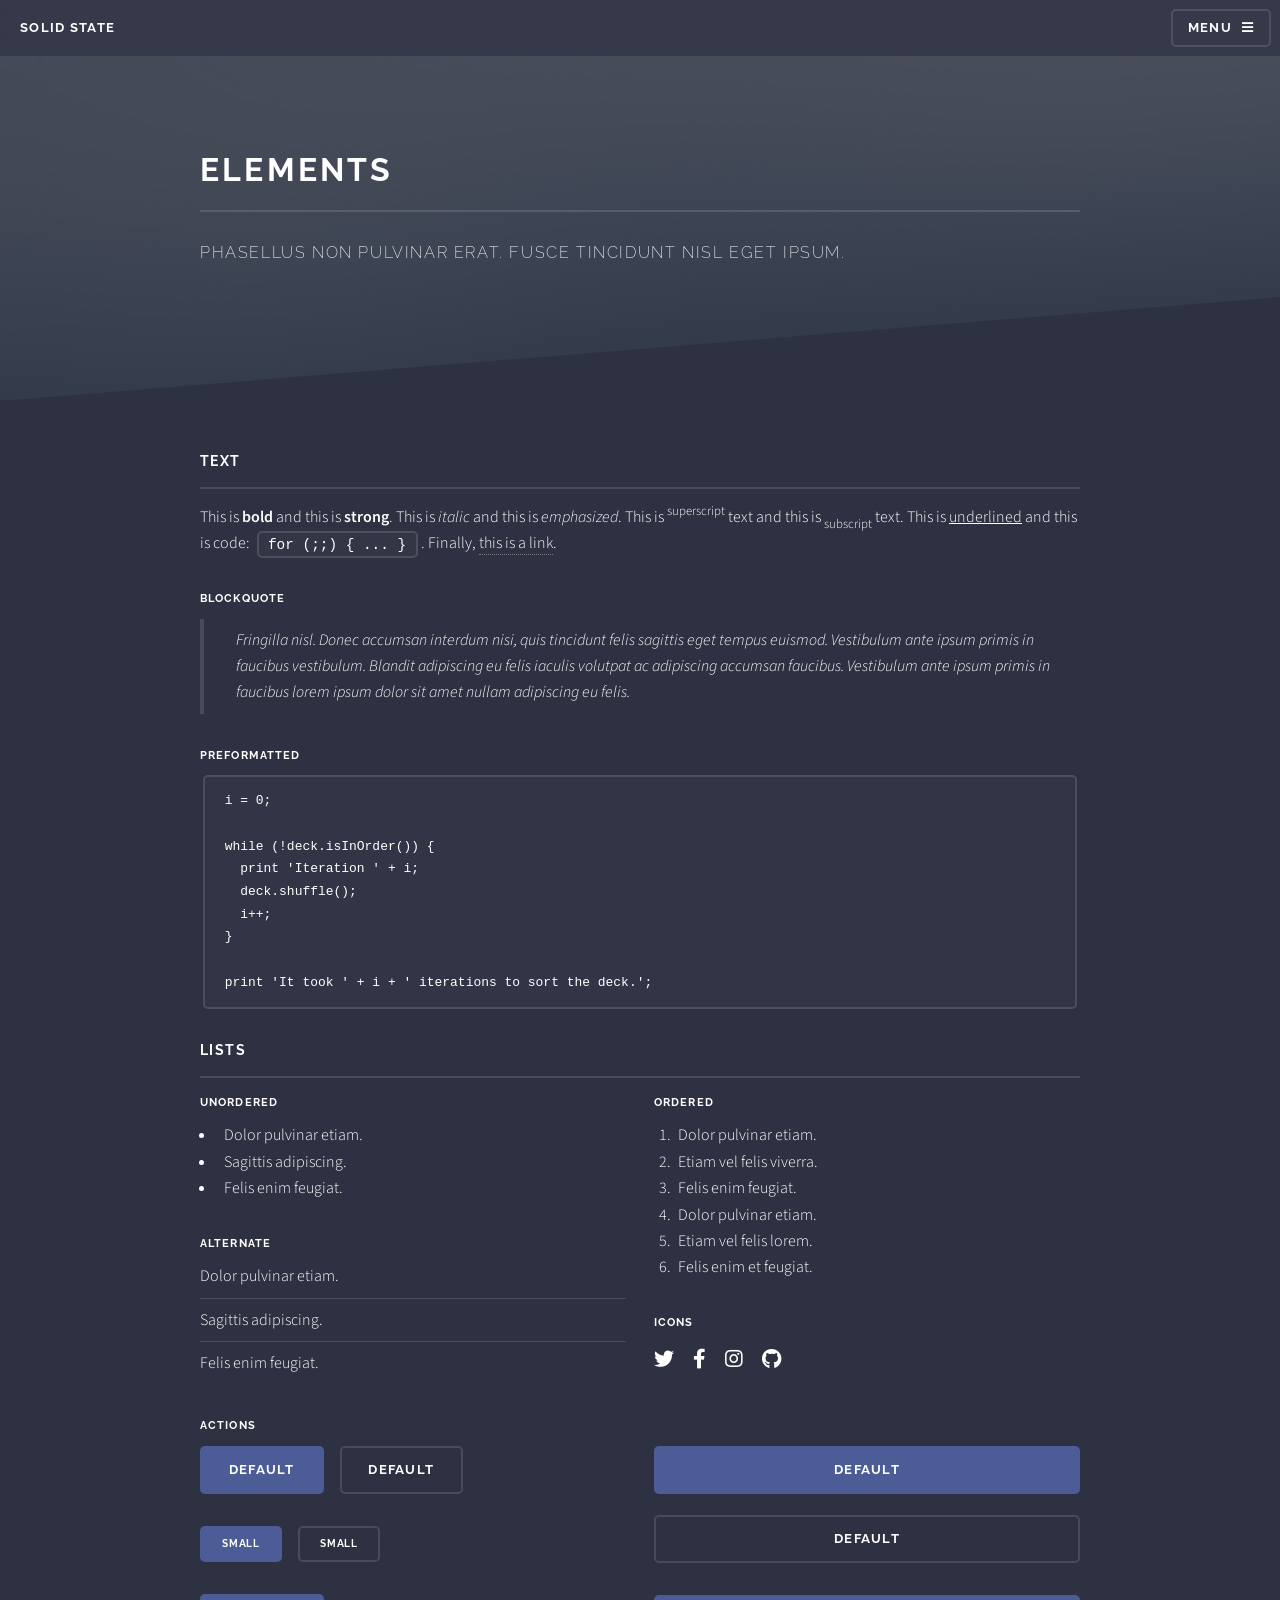
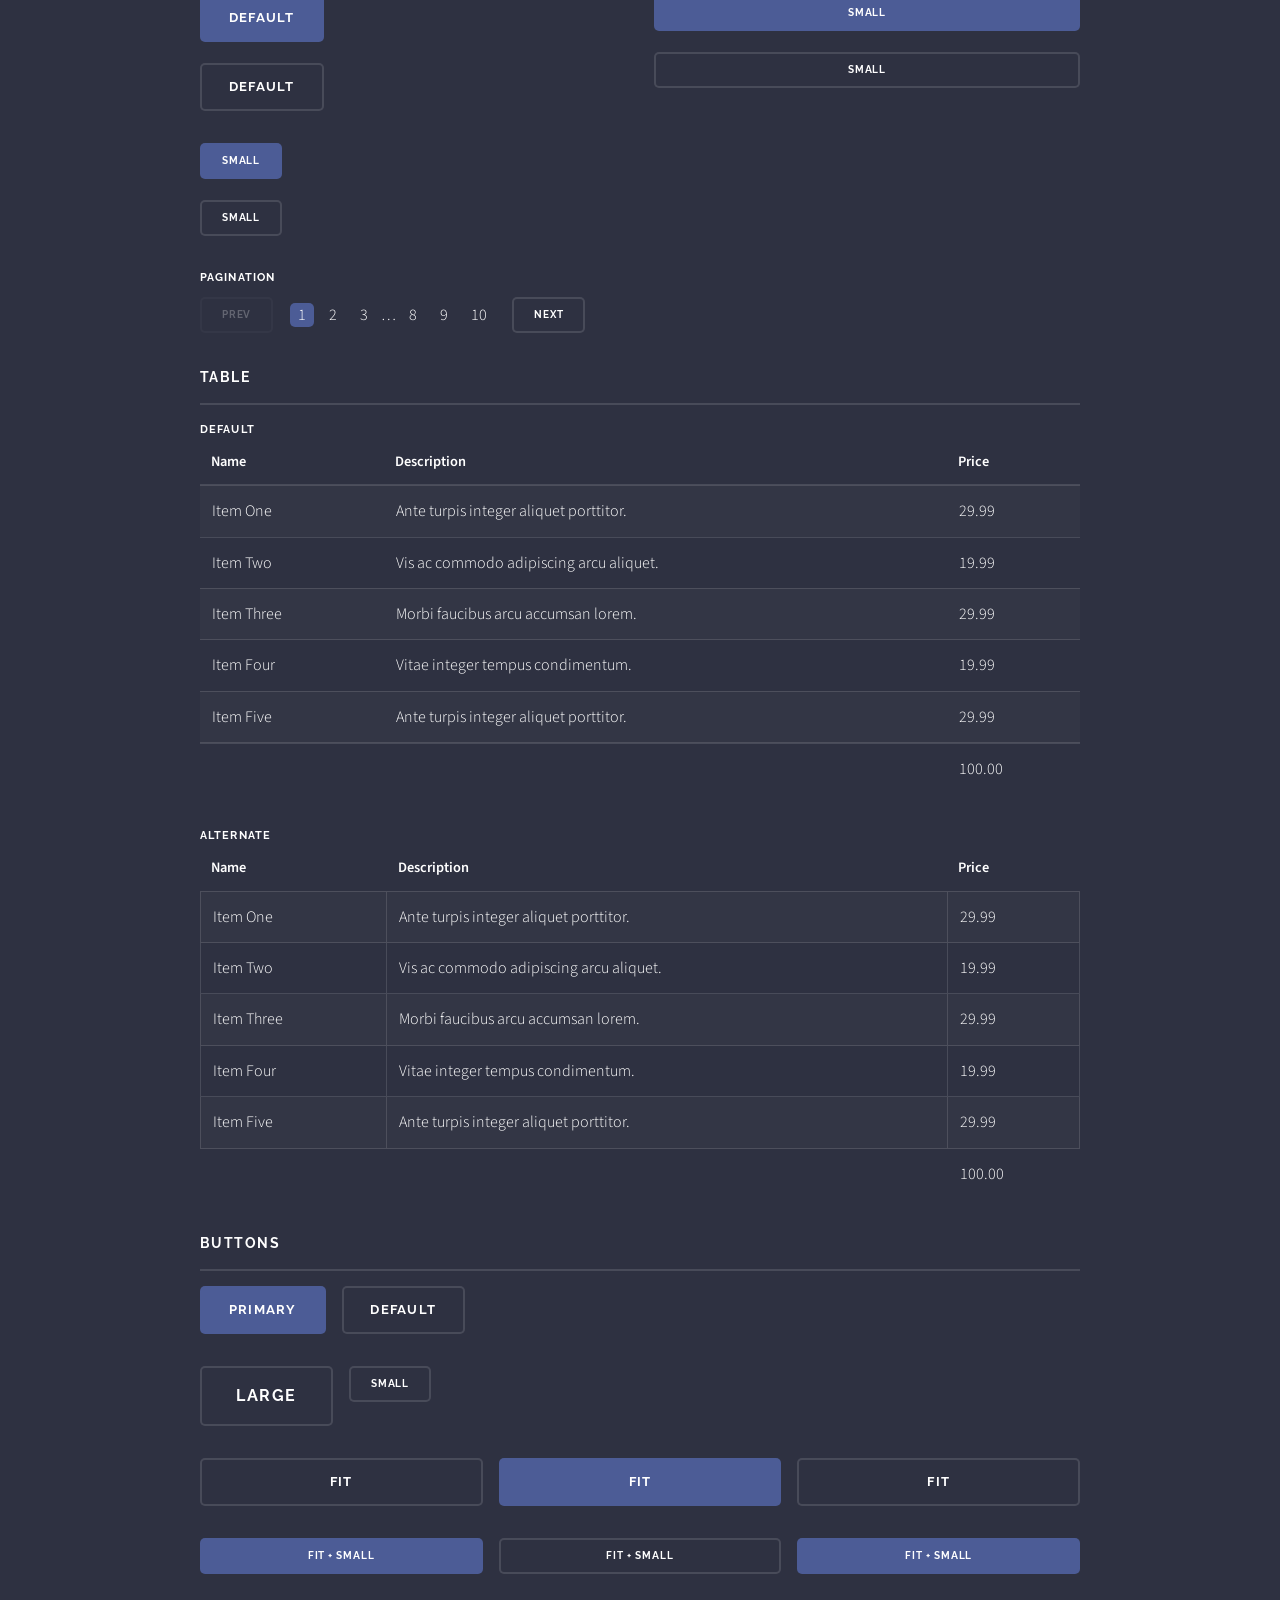
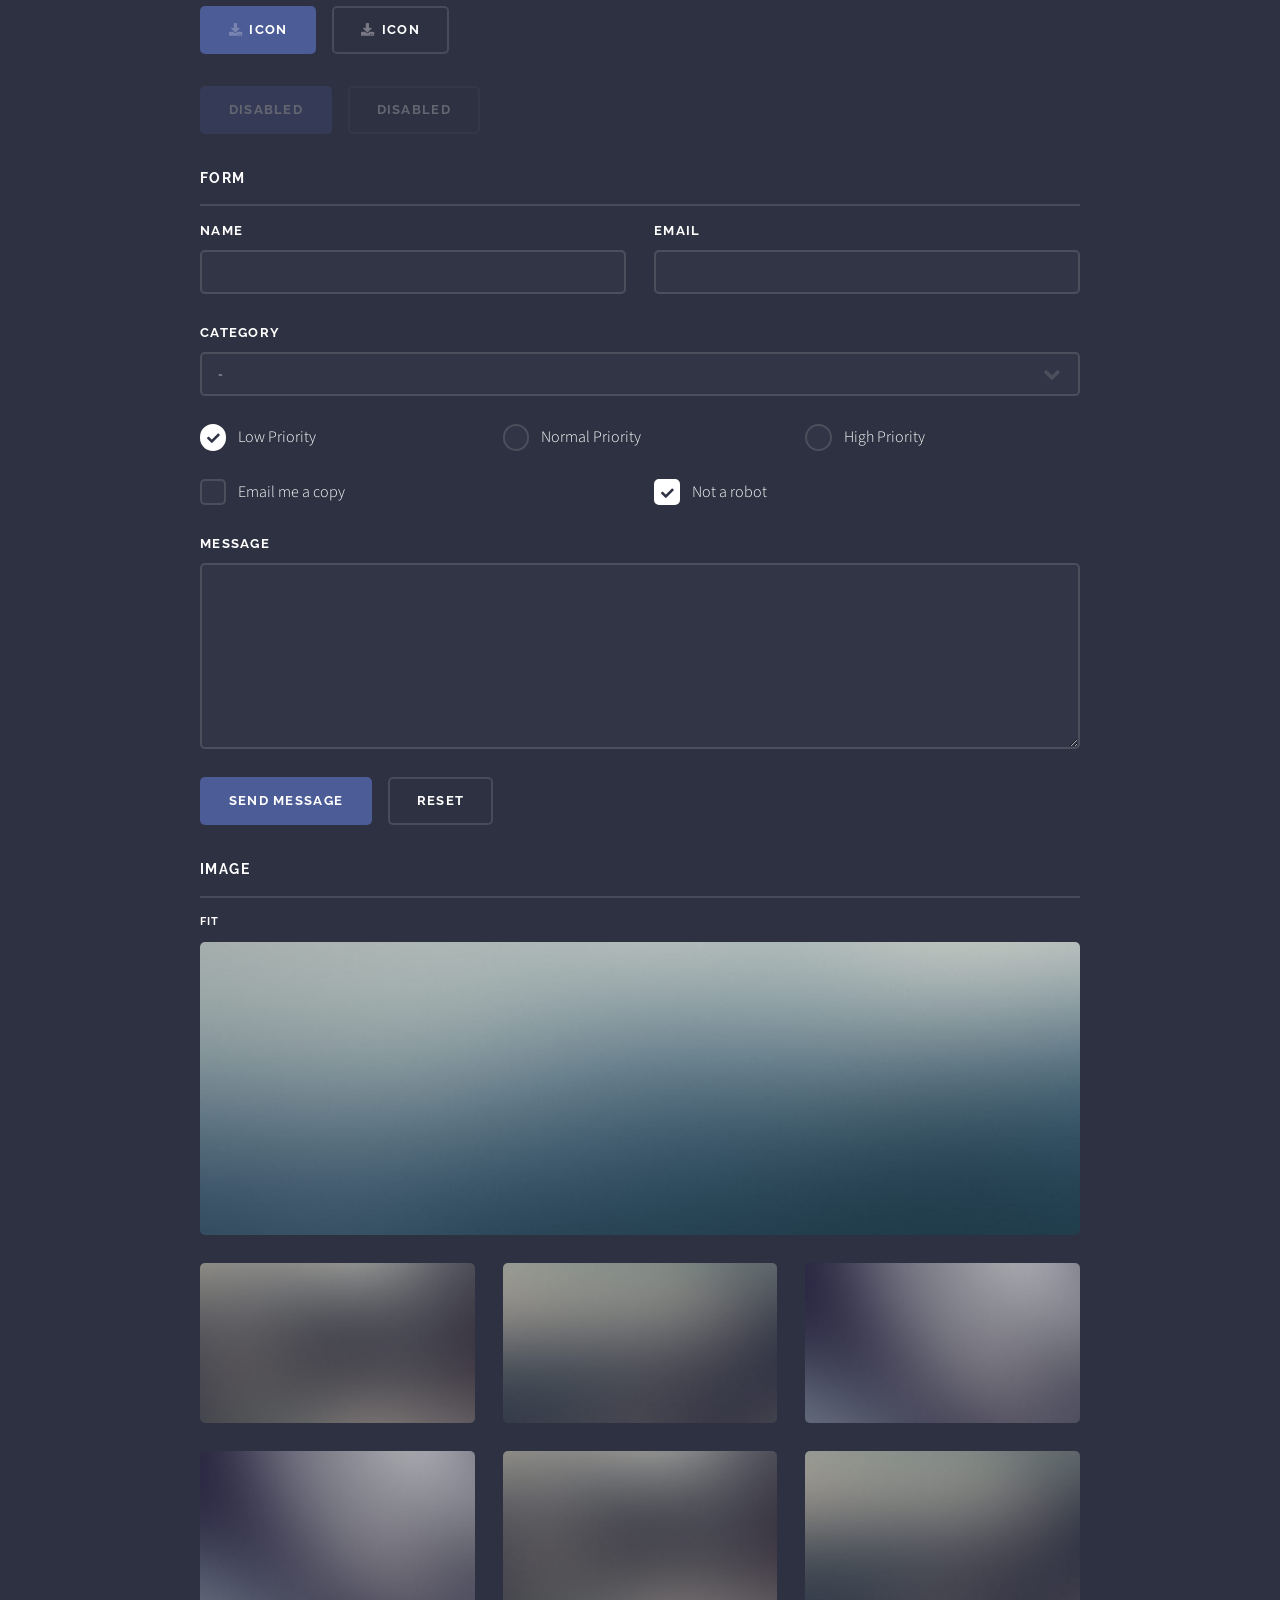
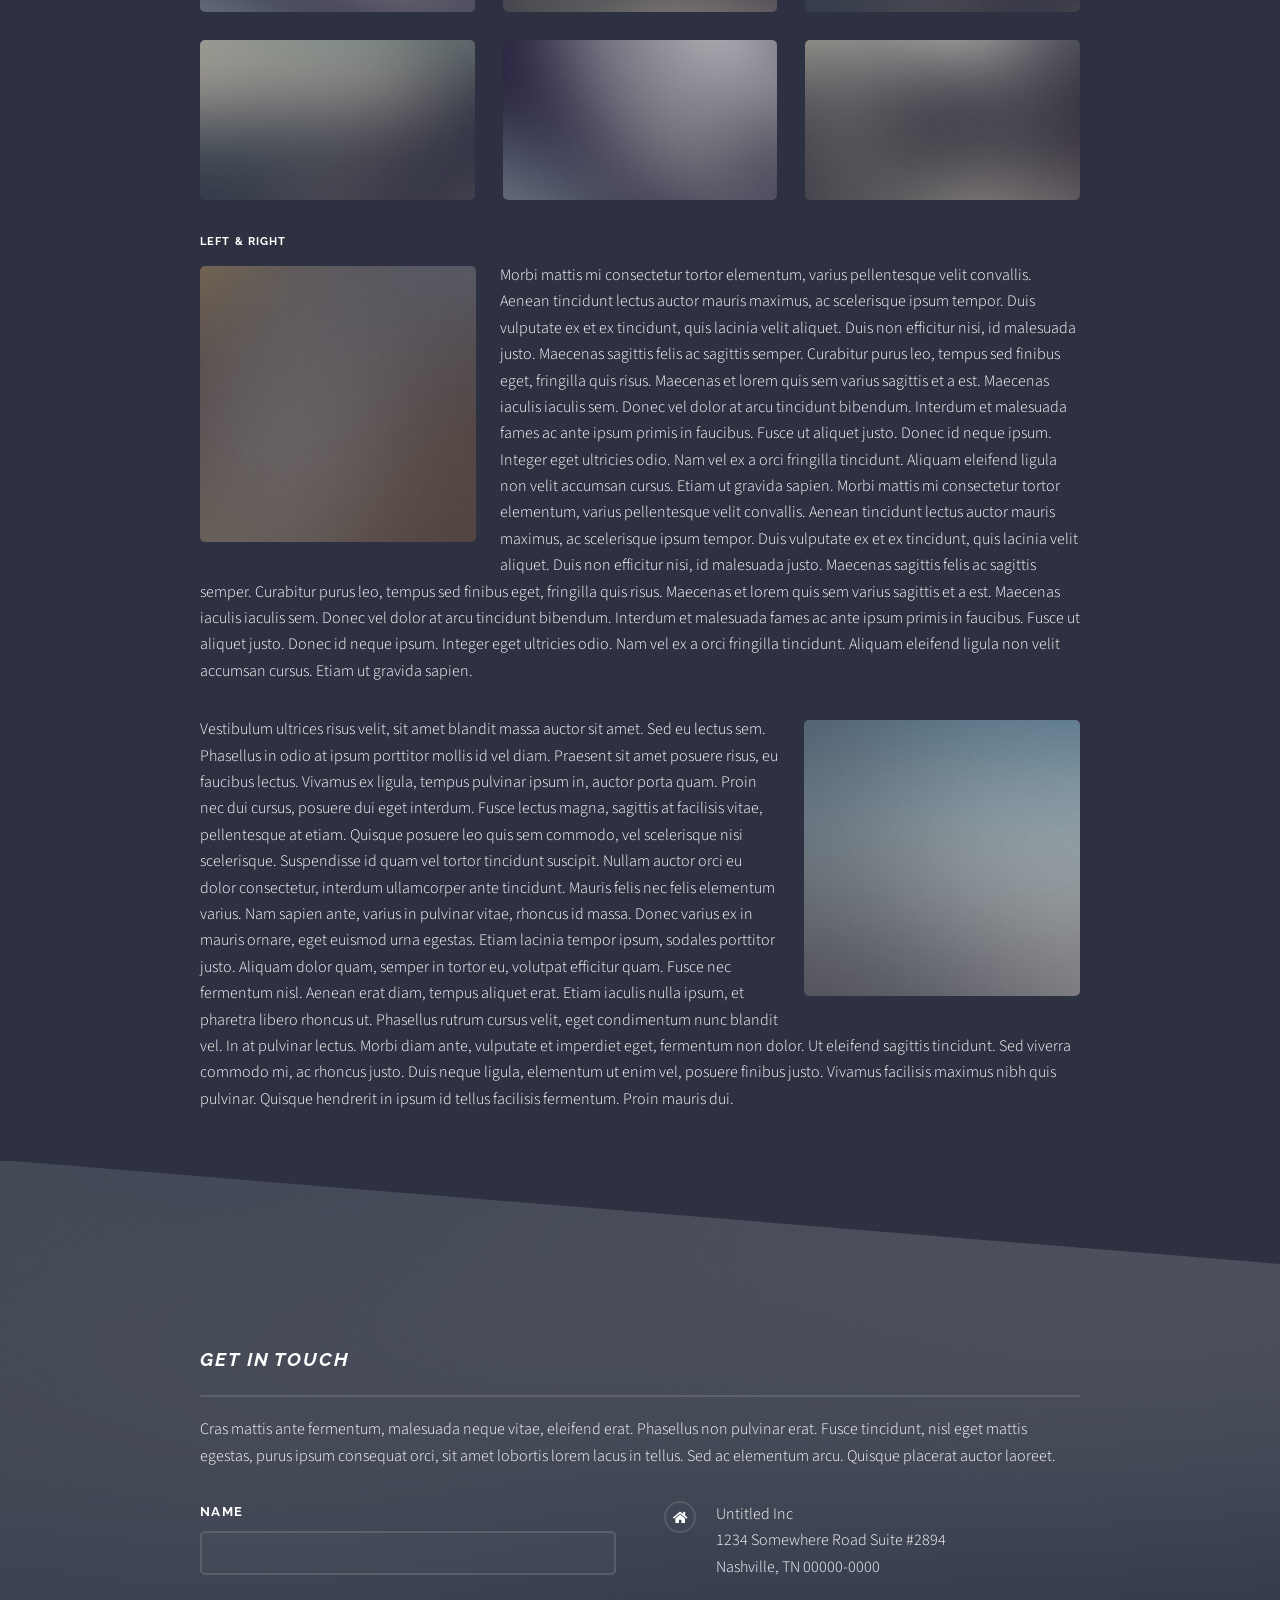
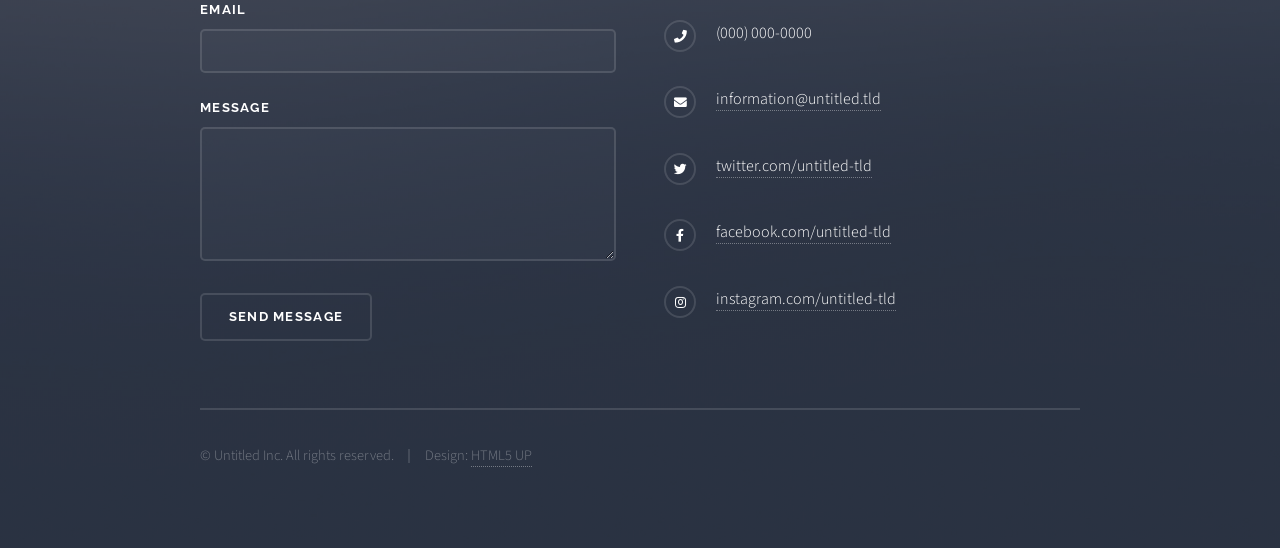
<file: MittalMonika.github.io-origin/elements.html>
<!DOCTYPE HTML>
<!--
	Solid State by HTML5 UP
	html5up.net | @ajlkn
	Free for personal and commercial use under the CCA 3.0 license (html5up.net/license)
-->
<html>
	<head>
		<title>Elements - Solid State by HTML5 UP</title>
		<meta charset="utf-8" />
		<meta name="viewport" content="width=device-width, initial-scale=1, user-scalable=no" />
		<link rel="stylesheet" href="assets/css/main.css" />
		<noscript><link rel="stylesheet" href="assets/css/noscript.css" /></noscript>
	</head>
	<body class="is-preload">

		<!-- Page Wrapper -->
			<div id="page-wrapper">

				<!-- Header -->
					<header id="header">
						<h1><a href="index.html">Solid State</a></h1>
						<nav>
							<a href="#menu">Menu</a>
						</nav>
					</header>

				<!-- Menu -->
					<nav id="menu">
						<div class="inner">
							<h2>Menu</h2>
							<ul class="links">
								<li><a href="index.html">Home</a></li>
								<li><a href="generic.html">Generic</a></li>
								<li><a href="elements.html">Elements</a></li>
								<li><a href="#">Log In</a></li>
								<li><a href="#">Sign Up</a></li>
							</ul>
							<a href="#" class="close">Close</a>
						</div>
					</nav>

				<!-- Wrapper -->
					<section id="wrapper">
						<header>
							<div class="inner">
								<h2>Elements</h2>
								<p>Phasellus non pulvinar erat. Fusce tincidunt nisl eget ipsum.</p>
							</div>
						</header>

						<!-- Content -->
							<div class="wrapper">
								<div class="inner">

									<section>
										<h3 class="major">Text</h3>
										<p>This is <b>bold</b> and this is <strong>strong</strong>. This is <i>italic</i> and this is <em>emphasized</em>.
										This is <sup>superscript</sup> text and this is <sub>subscript</sub> text.
										This is <u>underlined</u> and this is code: <code>for (;;) { ... }</code>. Finally, <a href="#">this is a link</a>.</p>
										<h4>Blockquote</h4>
										<blockquote>Fringilla nisl. Donec accumsan interdum nisi, quis tincidunt felis sagittis eget tempus euismod. Vestibulum ante ipsum primis in faucibus vestibulum. Blandit adipiscing eu felis iaculis volutpat ac adipiscing accumsan faucibus. Vestibulum ante ipsum primis in faucibus lorem ipsum dolor sit amet nullam adipiscing eu felis.</blockquote>
										<h4>Preformatted</h4>
										<pre><code>i = 0;

while (!deck.isInOrder()) {
  print 'Iteration ' + i;
  deck.shuffle();
  i++;
}

print 'It took ' + i + ' iterations to sort the deck.';</code></pre>
									</section>

									<section>
										<h3 class="major">Lists</h3>
										<div class="row">
											<div class="col-6 col-12-medium">
												<h4>Unordered</h4>
												<ul>
													<li>Dolor pulvinar etiam.</li>
													<li>Sagittis adipiscing.</li>
													<li>Felis enim feugiat.</li>
												</ul>
												<h4>Alternate</h4>
												<ul class="alt">
													<li>Dolor pulvinar etiam.</li>
													<li>Sagittis adipiscing.</li>
													<li>Felis enim feugiat.</li>
												</ul>
											</div>
											<div class="col-6 col-12-medium">
												<h4>Ordered</h4>
												<ol>
													<li>Dolor pulvinar etiam.</li>
													<li>Etiam vel felis viverra.</li>
													<li>Felis enim feugiat.</li>
													<li>Dolor pulvinar etiam.</li>
													<li>Etiam vel felis lorem.</li>
													<li>Felis enim et feugiat.</li>
												</ol>
												<h4>Icons</h4>
												<ul class="icons">
													<li><a href="#" class="icon brands fa-twitter"><span class="label">Twitter</span></a></li>
													<li><a href="#" class="icon brands fa-facebook-f"><span class="label">Facebook</span></a></li>
													<li><a href="#" class="icon brands fa-instagram"><span class="label">Instagram</span></a></li>
													<li><a href="#" class="icon brands fa-github"><span class="label">Github</span></a></li>
												</ul>
											</div>
										</div>
										<h4>Actions</h4>
										<div class="row">
											<div class="col-6 col-12-medium">
												<ul class="actions">
													<li><a href="#" class="button primary">Default</a></li>
													<li><a href="#" class="button">Default</a></li>
												</ul>
												<ul class="actions small">
													<li><a href="#" class="button primary small">Small</a></li>
													<li><a href="#" class="button small">Small</a></li>
												</ul>
												<ul class="actions stacked">
													<li><a href="#" class="button primary">Default</a></li>
													<li><a href="#" class="button">Default</a></li>
												</ul>
												<ul class="actions stacked small">
													<li><a href="#" class="button primary small">Small</a></li>
													<li><a href="#" class="button small">Small</a></li>
												</ul>
											</div>
											<div class="col-6 col-12-medium">
												<ul class="actions stacked">
													<li><a href="#" class="button primary fit">Default</a></li>
													<li><a href="#" class="button fit">Default</a></li>
												</ul>
												<ul class="actions stacked small">
													<li><a href="#" class="button primary small fit">Small</a></li>
													<li><a href="#" class="button small fit">Small</a></li>
												</ul>
											</div>
										</div>
										<h4>Pagination</h4>
										<ul class="pagination">
											<li><span class="button small disabled">Prev</span></li>
											<li><a href="#" class="page active">1</a></li>
											<li><a href="#" class="page">2</a></li>
											<li><a href="#" class="page">3</a></li>
											<li><span>&hellip;</span></li>
											<li><a href="#" class="page">8</a></li>
											<li><a href="#" class="page">9</a></li>
											<li><a href="#" class="page">10</a></li>
											<li><a href="#" class="button small">Next</a></li>
										</ul>
									</section>

									<section>
										<h3 class="major">Table</h3>
										<h4>Default</h4>
										<div class="table-wrapper">
											<table>
												<thead>
													<tr>
														<th>Name</th>
														<th>Description</th>
														<th>Price</th>
													</tr>
												</thead>
												<tbody>
													<tr>
														<td>Item One</td>
														<td>Ante turpis integer aliquet porttitor.</td>
														<td>29.99</td>
													</tr>
													<tr>
														<td>Item Two</td>
														<td>Vis ac commodo adipiscing arcu aliquet.</td>
														<td>19.99</td>
													</tr>
													<tr>
														<td>Item Three</td>
														<td> Morbi faucibus arcu accumsan lorem.</td>
														<td>29.99</td>
													</tr>
													<tr>
														<td>Item Four</td>
														<td>Vitae integer tempus condimentum.</td>
														<td>19.99</td>
													</tr>
													<tr>
														<td>Item Five</td>
														<td>Ante turpis integer aliquet porttitor.</td>
														<td>29.99</td>
													</tr>
												</tbody>
												<tfoot>
													<tr>
														<td colspan="2"></td>
														<td>100.00</td>
													</tr>
												</tfoot>
											</table>
										</div>

										<h4>Alternate</h4>
										<div class="table-wrapper">
											<table class="alt">
												<thead>
													<tr>
														<th>Name</th>
														<th>Description</th>
														<th>Price</th>
													</tr>
												</thead>
												<tbody>
													<tr>
														<td>Item One</td>
														<td>Ante turpis integer aliquet porttitor.</td>
														<td>29.99</td>
													</tr>
													<tr>
														<td>Item Two</td>
														<td>Vis ac commodo adipiscing arcu aliquet.</td>
														<td>19.99</td>
													</tr>
													<tr>
														<td>Item Three</td>
														<td> Morbi faucibus arcu accumsan lorem.</td>
														<td>29.99</td>
													</tr>
													<tr>
														<td>Item Four</td>
														<td>Vitae integer tempus condimentum.</td>
														<td>19.99</td>
													</tr>
													<tr>
														<td>Item Five</td>
														<td>Ante turpis integer aliquet porttitor.</td>
														<td>29.99</td>
													</tr>
												</tbody>
												<tfoot>
													<tr>
														<td colspan="2"></td>
														<td>100.00</td>
													</tr>
												</tfoot>
											</table>
										</div>
									</section>

									<section>
										<h3 class="major">Buttons</h3>
										<ul class="actions">
											<li><a href="#" class="button primary">Primary</a></li>
											<li><a href="#" class="button">Default</a></li>
										</ul>
										<ul class="actions">
											<li><a href="#" class="button large">Large</a></li>
											<li><a href="#" class="button small">Small</a></li>
										</ul>
										<ul class="actions fit">
											<li><a href="#" class="button fit">Fit</a></li>
											<li><a href="#" class="button primary fit">Fit</a></li>
											<li><a href="#" class="button fit">Fit</a></li>
										</ul>
										<ul class="actions fit small">
											<li><a href="#" class="button primary fit small">Fit + Small</a></li>
											<li><a href="#" class="button fit small">Fit + Small</a></li>
											<li><a href="#" class="button primary fit small">Fit + Small</a></li>
										</ul>
										<ul class="actions">
											<li><a href="#" class="button primary icon solid fa-download">Icon</a></li>
											<li><a href="#" class="button icon solid fa-download">Icon</a></li>
										</ul>
										<ul class="actions">
											<li><span class="button primary disabled">Disabled</span></li>
											<li><span class="button disabled">Disabled</span></li>
										</ul>
									</section>

									<section>
										<h3 class="major">Form</h3>
										<form method="post" action="#">
											<div class="row gtr-uniform">
												<div class="col-6 col-12-xsmall">
													<label for="demo-name">Name</label>
													<input type="text" name="demo-name" id="demo-name" value="" />
												</div>
												<div class="col-6 col-12-xsmall">
													<label for="demo-email">Email</label>
													<input type="email" name="demo-email" id="demo-email" value="" />
												</div>
												<div class="col-12">
													<label for="demo-category">Category</label>
													<select name="demo-category" id="demo-category">
														<option value="">-</option>
														<option value="1">Manufacturing</option>
														<option value="1">Shipping</option>
														<option value="1">Administration</option>
														<option value="1">Human Resources</option>
													</select>
												</div>
												<div class="col-4 col-12-small">
													<input type="radio" id="demo-priority-low" name="demo-priority" checked>
													<label for="demo-priority-low">Low Priority</label>
												</div>
												<div class="col-4 col-12-small">
													<input type="radio" id="demo-priority-normal" name="demo-priority">
													<label for="demo-priority-normal">Normal Priority</label>
												</div>
												<div class="col-4 col-12-small">
													<input type="radio" id="demo-priority-high" name="demo-priority">
													<label for="demo-priority-high">High Priority</label>
												</div>
												<div class="col-6 col-12-small">
													<input type="checkbox" id="demo-copy" name="demo-copy">
													<label for="demo-copy">Email me a copy</label>
												</div>
												<div class="col-6 col-12-small">
													<input type="checkbox" id="demo-human" name="demo-human" checked>
													<label for="demo-human">Not a robot</label>
												</div>
												<div class="col-12">
													<label for="demo-message">Message</label>
													<textarea name="demo-message" id="demo-message" rows="6"></textarea>
												</div>
												<div class="col-12">
													<ul class="actions">
														<li><input type="submit" value="Send Message" class="primary" /></li>
														<li><input type="reset" value="Reset" /></li>
													</ul>
												</div>
											</div>
										</form>
									</section>

									<section>
										<h3 class="major">Image</h3>
										<h4>Fit</h4>
										<div class="box alt">
											<div class="row gtr-uniform">
												<div class="col-12"><span class="image fit"><img src="images/pic08.jpg" alt="" /></span></div>
												<div class="col-4"><span class="image fit"><img src="images/pic05.jpg" alt="" /></span></div>
												<div class="col-4"><span class="image fit"><img src="images/pic06.jpg" alt="" /></span></div>
												<div class="col-4"><span class="image fit"><img src="images/pic07.jpg" alt="" /></span></div>
												<div class="col-4"><span class="image fit"><img src="images/pic07.jpg" alt="" /></span></div>
												<div class="col-4"><span class="image fit"><img src="images/pic05.jpg" alt="" /></span></div>
												<div class="col-4"><span class="image fit"><img src="images/pic06.jpg" alt="" /></span></div>
												<div class="col-4"><span class="image fit"><img src="images/pic06.jpg" alt="" /></span></div>
												<div class="col-4"><span class="image fit"><img src="images/pic07.jpg" alt="" /></span></div>
												<div class="col-4"><span class="image fit"><img src="images/pic05.jpg" alt="" /></span></div>
											</div>
										</div>
										<h4>Left &amp; Right</h4>
										<p><span class="image left"><img src="images/pic01.jpg" alt="" /></span>Morbi mattis mi consectetur tortor elementum, varius pellentesque velit convallis. Aenean tincidunt lectus auctor mauris maximus, ac scelerisque ipsum tempor. Duis vulputate ex et ex tincidunt, quis lacinia velit aliquet. Duis non efficitur nisi, id malesuada justo. Maecenas sagittis felis ac sagittis semper. Curabitur purus leo, tempus sed finibus eget, fringilla quis risus. Maecenas et lorem quis sem varius sagittis et a est. Maecenas iaculis iaculis sem. Donec vel dolor at arcu tincidunt bibendum. Interdum et malesuada fames ac ante ipsum primis in faucibus. Fusce ut aliquet justo. Donec id neque ipsum. Integer eget ultricies odio. Nam vel ex a orci fringilla tincidunt. Aliquam eleifend ligula non velit accumsan cursus. Etiam ut gravida sapien. Morbi mattis mi consectetur tortor elementum, varius pellentesque velit convallis. Aenean tincidunt lectus auctor mauris maximus, ac scelerisque ipsum tempor. Duis vulputate ex et ex tincidunt, quis lacinia velit aliquet. Duis non efficitur nisi, id malesuada justo. Maecenas sagittis felis ac sagittis semper. Curabitur purus leo, tempus sed finibus eget, fringilla quis risus. Maecenas et lorem quis sem varius sagittis et a est. Maecenas iaculis iaculis sem. Donec vel dolor at arcu tincidunt bibendum. Interdum et malesuada fames ac ante ipsum primis in faucibus. Fusce ut aliquet justo. Donec id neque ipsum. Integer eget ultricies odio. Nam vel ex a orci fringilla tincidunt. Aliquam eleifend ligula non velit accumsan cursus. Etiam ut gravida sapien.</p>
										<p><span class="image right"><img src="images/pic02.jpg" alt="" /></span>Vestibulum ultrices risus velit, sit amet blandit massa auctor sit amet. Sed eu lectus sem. Phasellus in odio at ipsum porttitor mollis id vel diam. Praesent sit amet posuere risus, eu faucibus lectus. Vivamus ex ligula, tempus pulvinar ipsum in, auctor porta quam. Proin nec dui cursus, posuere dui eget interdum. Fusce lectus magna, sagittis at facilisis vitae, pellentesque at etiam. Quisque posuere leo quis sem commodo, vel scelerisque nisi scelerisque. Suspendisse id quam vel tortor tincidunt suscipit. Nullam auctor orci eu dolor consectetur, interdum ullamcorper ante tincidunt. Mauris felis nec felis elementum varius. Nam sapien ante, varius in pulvinar vitae, rhoncus id massa. Donec varius ex in mauris ornare, eget euismod urna egestas. Etiam lacinia tempor ipsum, sodales porttitor justo. Aliquam dolor quam, semper in tortor eu, volutpat efficitur quam. Fusce nec fermentum nisl. Aenean erat diam, tempus aliquet erat. Etiam iaculis nulla ipsum, et pharetra libero rhoncus ut. Phasellus rutrum cursus velit, eget condimentum nunc blandit vel. In at pulvinar lectus. Morbi diam ante, vulputate et imperdiet eget, fermentum non dolor. Ut eleifend sagittis tincidunt. Sed viverra commodo mi, ac rhoncus justo. Duis neque ligula, elementum ut enim vel, posuere finibus justo. Vivamus facilisis maximus nibh quis pulvinar. Quisque hendrerit in ipsum id tellus facilisis fermentum. Proin mauris dui.</p>
									</section>

								</div>
							</div>

					</section>

				<!-- Footer -->
					<section id="footer">
						<div class="inner">
							<h2 class="major">Get in touch</h2>
							<p>Cras mattis ante fermentum, malesuada neque vitae, eleifend erat. Phasellus non pulvinar erat. Fusce tincidunt, nisl eget mattis egestas, purus ipsum consequat orci, sit amet lobortis lorem lacus in tellus. Sed ac elementum arcu. Quisque placerat auctor laoreet.</p>
							<form method="post" action="#">
								<div class="fields">
									<div class="field">
										<label for="name">Name</label>
										<input type="text" name="name" id="name" />
									</div>
									<div class="field">
										<label for="email">Email</label>
										<input type="email" name="email" id="email" />
									</div>
									<div class="field">
										<label for="message">Message</label>
										<textarea name="message" id="message" rows="4"></textarea>
									</div>
								</div>
								<ul class="actions">
									<li><input type="submit" value="Send Message" /></li>
								</ul>
							</form>
							<ul class="contact">
								<li class="icon solid fa-home">
									Untitled Inc<br />
									1234 Somewhere Road Suite #2894<br />
									Nashville, TN 00000-0000
								</li>
								<li class="icon solid fa-phone">(000) 000-0000</li>
								<li class="icon solid fa-envelope"><a href="#">information@untitled.tld</a></li>
								<li class="icon brands fa-twitter"><a href="#">twitter.com/untitled-tld</a></li>
								<li class="icon brands fa-facebook-f"><a href="#">facebook.com/untitled-tld</a></li>
								<li class="icon brands fa-instagram"><a href="#">instagram.com/untitled-tld</a></li>
							</ul>
							<ul class="copyright">
								<li>&copy; Untitled Inc. All rights reserved.</li><li>Design: <a href="http://html5up.net">HTML5 UP</a></li>
							</ul>
						</div>
					</section>

			</div>

		<!-- Scripts -->
			<script src="assets/js/jquery.min.js"></script>
			<script src="assets/js/jquery.scrollex.min.js"></script>
			<script src="assets/js/browser.min.js"></script>
			<script src="assets/js/breakpoints.min.js"></script>
			<script src="assets/js/util.js"></script>
			<script src="assets/js/main.js"></script>

	</body>
</html>
</file>
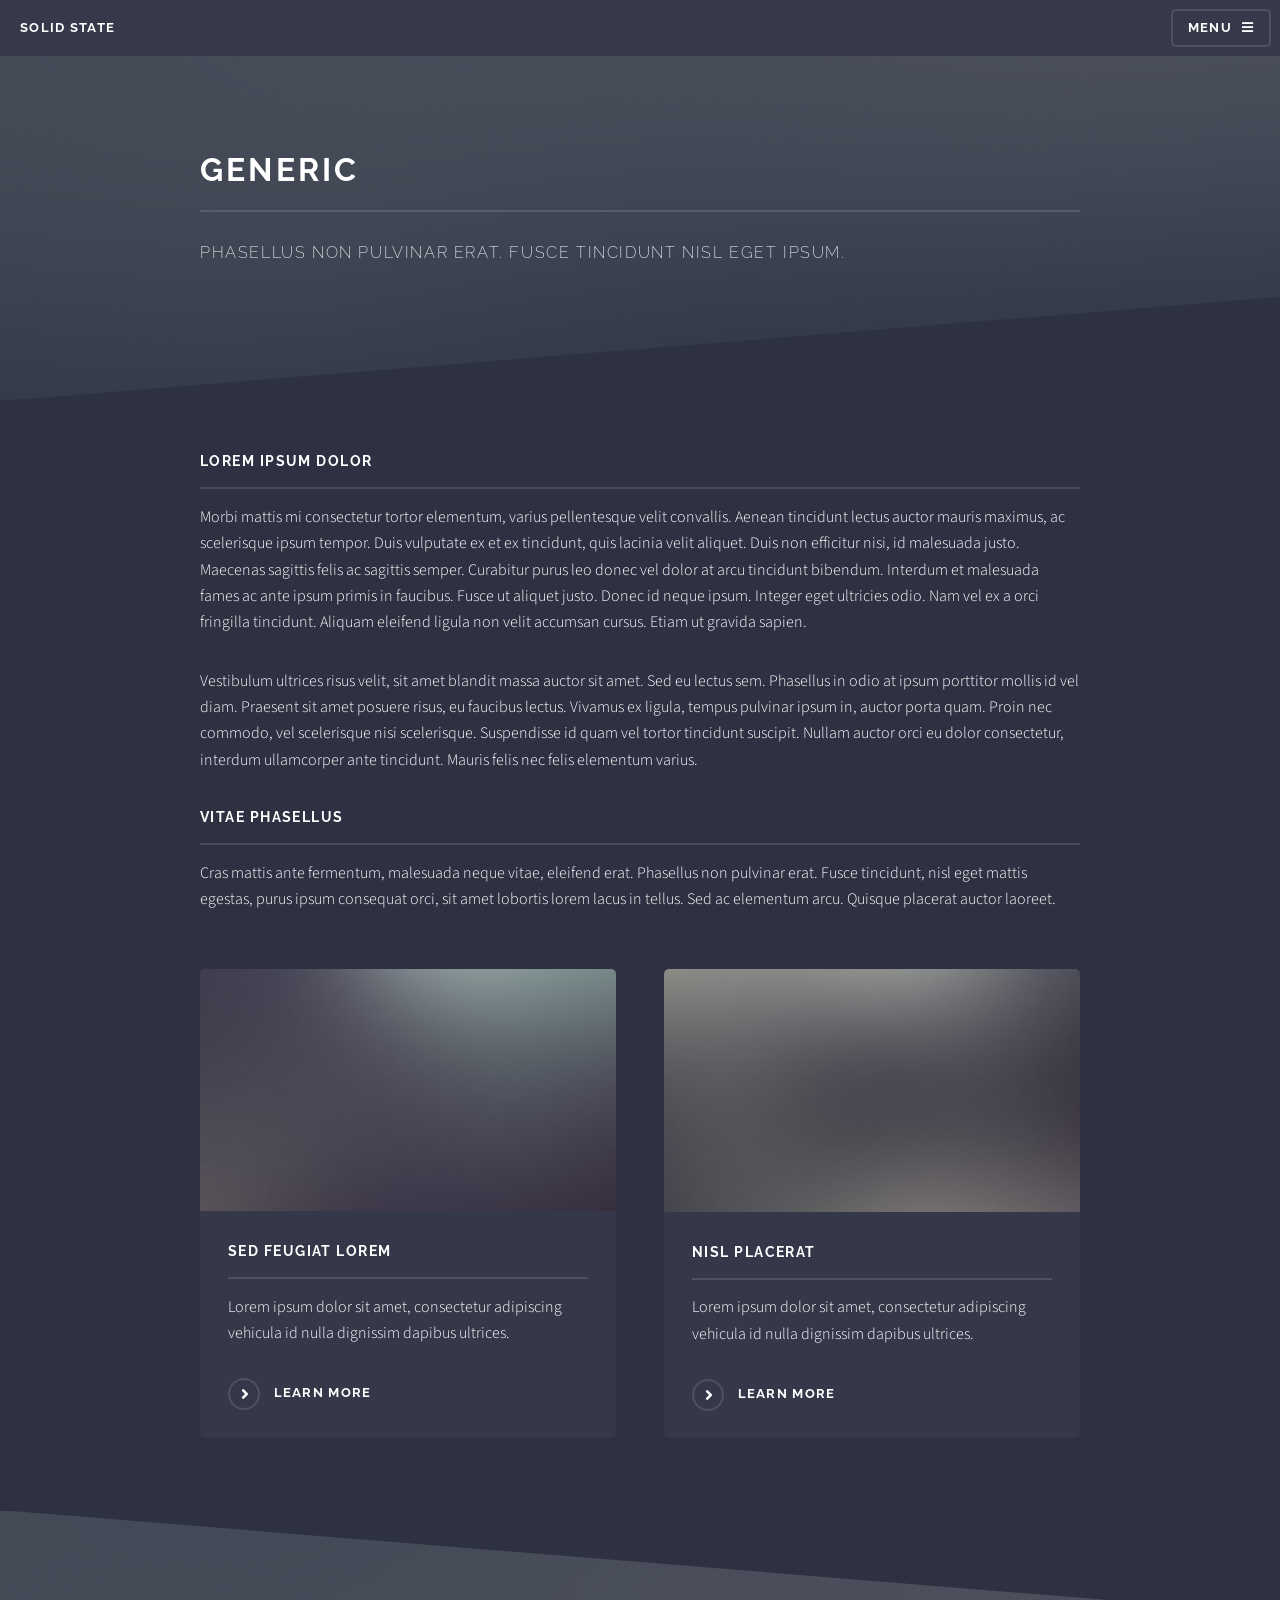
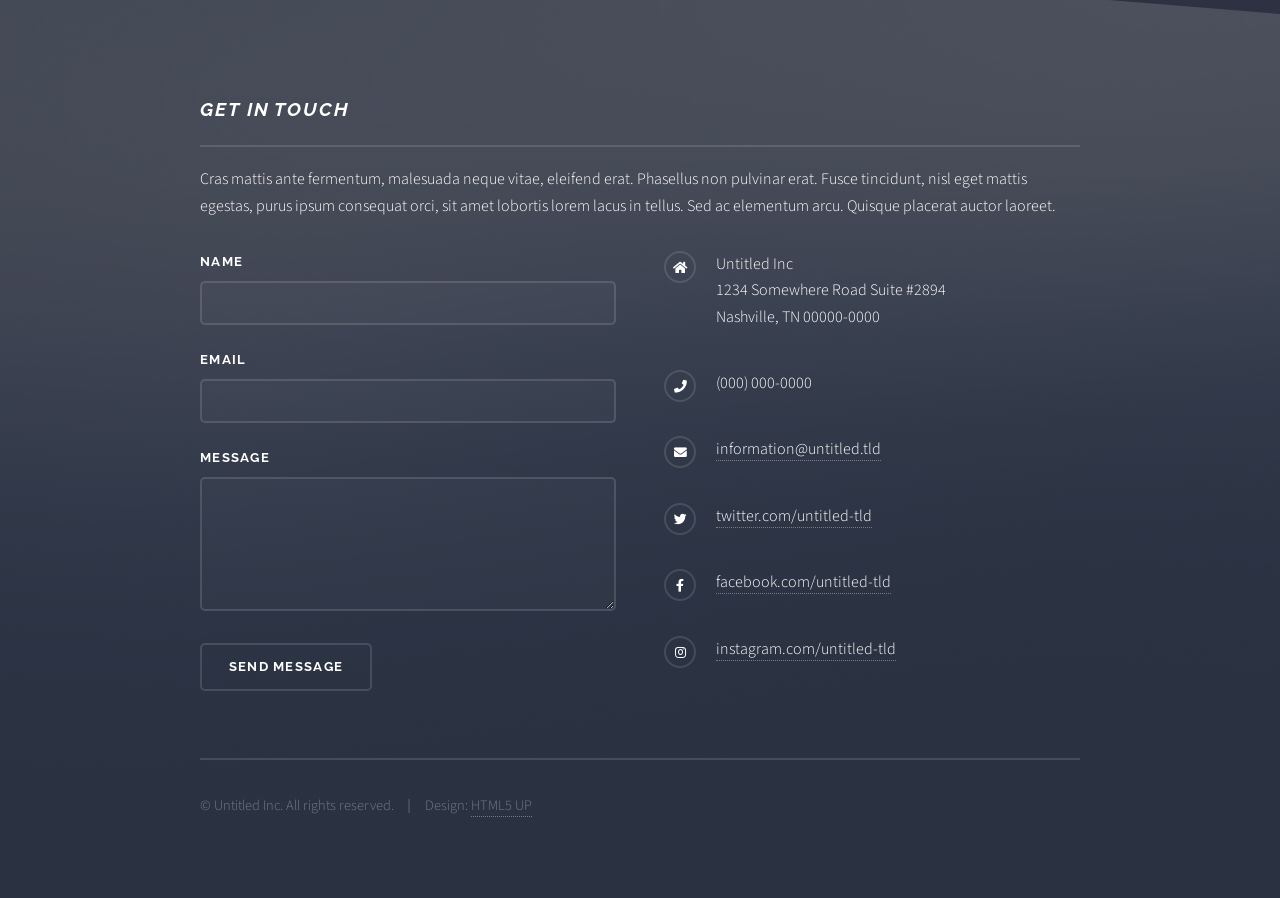
<file: MittalMonika.github.io-origin/generic.html>
<!DOCTYPE HTML>
<!--
	Solid State by HTML5 UP
	html5up.net | @ajlkn
	Free for personal and commercial use under the CCA 3.0 license (html5up.net/license)
-->
<html>
	<head>
		<title>Generic - Solid State by HTML5 UP</title>
		<meta charset="utf-8" />
		<meta name="viewport" content="width=device-width, initial-scale=1, user-scalable=no" />
		<link rel="stylesheet" href="assets/css/main.css" />
		<noscript><link rel="stylesheet" href="assets/css/noscript.css" /></noscript>
	</head>
	<body class="is-preload">

		<!-- Page Wrapper -->
			<div id="page-wrapper">

				<!-- Header -->
					<header id="header">
						<h1><a href="index.html">Solid State</a></h1>
						<nav>
							<a href="#menu">Menu</a>
						</nav>
					</header>

				<!-- Menu -->
					<nav id="menu">
						<div class="inner">
							<h2>Menu</h2>
							<ul class="links">
								<li><a href="index.html">Home</a></li>
								<li><a href="generic.html">Generic</a></li>
								<li><a href="elements.html">Elements</a></li>
								<li><a href="#">Log In</a></li>
								<li><a href="#">Sign Up</a></li>
							</ul>
							<a href="#" class="close">Close</a>
						</div>
					</nav>

				<!-- Wrapper -->
					<section id="wrapper">
						<header>
							<div class="inner">
								<h2>Generic</h2>
								<p>Phasellus non pulvinar erat. Fusce tincidunt nisl eget ipsum.</p>
							</div>
						</header>

						<!-- Content -->
							<div class="wrapper">
								<div class="inner">

									<h3 class="major">Lorem ipsum dolor</h3>
									<p>Morbi mattis mi consectetur tortor elementum, varius pellentesque velit convallis. Aenean tincidunt lectus auctor mauris maximus, ac scelerisque ipsum tempor. Duis vulputate ex et ex tincidunt, quis lacinia velit aliquet. Duis non efficitur nisi, id malesuada justo. Maecenas sagittis felis ac sagittis semper. Curabitur purus leo donec vel dolor at arcu tincidunt bibendum. Interdum et malesuada fames ac ante ipsum primis in faucibus. Fusce ut aliquet justo. Donec id neque ipsum. Integer eget ultricies odio. Nam vel ex a orci fringilla tincidunt. Aliquam eleifend ligula non velit accumsan cursus. Etiam ut gravida sapien.</p>

									<p>Vestibulum ultrices risus velit, sit amet blandit massa auctor sit amet. Sed eu lectus sem. Phasellus in odio at ipsum porttitor mollis id vel diam. Praesent sit amet posuere risus, eu faucibus lectus. Vivamus ex ligula, tempus pulvinar ipsum in, auctor porta quam. Proin nec commodo, vel scelerisque nisi scelerisque. Suspendisse id quam vel tortor tincidunt suscipit. Nullam auctor orci eu dolor consectetur, interdum ullamcorper ante tincidunt. Mauris felis nec felis elementum varius.</p>

									<h3 class="major">Vitae phasellus</h3>
									<p>Cras mattis ante fermentum, malesuada neque vitae, eleifend erat. Phasellus non pulvinar erat. Fusce tincidunt, nisl eget mattis egestas, purus ipsum consequat orci, sit amet lobortis lorem lacus in tellus. Sed ac elementum arcu. Quisque placerat auctor laoreet.</p>

									<section class="features">
										<article>
											<a href="#" class="image"><img src="images/pic04.jpg" alt="" /></a>
											<h3 class="major">Sed feugiat lorem</h3>
											<p>Lorem ipsum dolor sit amet, consectetur adipiscing vehicula id nulla dignissim dapibus ultrices.</p>
											<a href="#" class="special">Learn more</a>
										</article>
										<article>
											<a href="#" class="image"><img src="images/pic05.jpg" alt="" /></a>
											<h3 class="major">Nisl placerat</h3>
											<p>Lorem ipsum dolor sit amet, consectetur adipiscing vehicula id nulla dignissim dapibus ultrices.</p>
											<a href="#" class="special">Learn more</a>
										</article>
									</section>

								</div>
							</div>

					</section>

				<!-- Footer -->
					<section id="footer">
						<div class="inner">
							<h2 class="major">Get in touch</h2>
							<p>Cras mattis ante fermentum, malesuada neque vitae, eleifend erat. Phasellus non pulvinar erat. Fusce tincidunt, nisl eget mattis egestas, purus ipsum consequat orci, sit amet lobortis lorem lacus in tellus. Sed ac elementum arcu. Quisque placerat auctor laoreet.</p>
							<form method="post" action="#">
								<div class="fields">
									<div class="field">
										<label for="name">Name</label>
										<input type="text" name="name" id="name" />
									</div>
									<div class="field">
										<label for="email">Email</label>
										<input type="email" name="email" id="email" />
									</div>
									<div class="field">
										<label for="message">Message</label>
										<textarea name="message" id="message" rows="4"></textarea>
									</div>
								</div>
								<ul class="actions">
									<li><input type="submit" value="Send Message" /></li>
								</ul>
							</form>
							<ul class="contact">
								<li class="icon solid fa-home">
									Untitled Inc<br />
									1234 Somewhere Road Suite #2894<br />
									Nashville, TN 00000-0000
								</li>
								<li class="icon solid fa-phone">(000) 000-0000</li>
								<li class="icon solid fa-envelope"><a href="#">information@untitled.tld</a></li>
								<li class="icon brands fa-twitter"><a href="#">twitter.com/untitled-tld</a></li>
								<li class="icon brands fa-facebook-f"><a href="#">facebook.com/untitled-tld</a></li>
								<li class="icon brands fa-instagram"><a href="#">instagram.com/untitled-tld</a></li>
							</ul>
							<ul class="copyright">
								<li>&copy; Untitled Inc. All rights reserved.</li><li>Design: <a href="http://html5up.net">HTML5 UP</a></li>
							</ul>
						</div>
					</section>

			</div>

		<!-- Scripts -->
			<script src="assets/js/jquery.min.js"></script>
			<script src="assets/js/jquery.scrollex.min.js"></script>
			<script src="assets/js/browser.min.js"></script>
			<script src="assets/js/breakpoints.min.js"></script>
			<script src="assets/js/util.js"></script>
			<script src="assets/js/main.js"></script>

	</body>
</html>
</file>
<file: MittalMonika.github.io-origin/assets/css/noscript.css>
/*
	Solid State by HTML5 UP
	html5up.net | @ajlkn
	Free for personal and commercial use under the CCA 3.0 license (html5up.net/license)
*/

/* Banner */

	body.is-preload #banner .logo {
		-moz-transform: none;
		-webkit-transform: none;
		-ms-transform: none;
		transform: none;
		opacity: 1;
	}

	body.is-preload #banner h2 {
		opacity: 1;
		-moz-transform: none;
		-webkit-transform: none;
		-ms-transform: none;
		transform: none;
		-moz-filter: none;
		-webkit-filter: none;
		-ms-filter: none;
		filter: none;
	}

	body.is-preload #banner p {
		opacity: 01;
		-moz-transform: none;
		-webkit-transform: none;
		-ms-transform: none;
		transform: none;
		-moz-filter: none;
		-webkit-filter: none;
		-ms-filter: none;
		filter: none;
	}
</file>
<file: MittalMonika.github.io-origin/assets/css/main.css>
@import url(fontawesome-all.min.css);
@import url("https://fonts.googleapis.com/css?family=Raleway:200,700|Source+Sans+Pro:300,600,300italic,600italic");

/*
	Solid State by HTML5 UP
	html5up.net | @ajlkn
	Free for personal and commercial use under the CCA 3.0 license (html5up.net/license)
*/

html, body, div, span, applet, object,
iframe, h1, h2, h3, h4, h5, h6, p, blockquote,
pre, a, abbr, acronym, address, big, cite,
code, del, dfn, em, img, ins, kbd, q, s, samp,
small, strike, strong, sub, sup, tt, var, b,
u, i, center, dl, dt, dd, ol, ul, li, fieldset,
form, label, legend, table, caption, tbody,
tfoot, thead, tr, th, td, article, aside,
canvas, details, embed, figure, figcaption,
footer, header, hgroup, menu, nav, output, ruby,
section, summary, time, mark, audio, video {
	margin: 0;
	padding: 0;
	border: 0;
	font-size: 100%;
	font: inherit;
	vertical-align: baseline;}

article, aside, details, figcaption, figure,
footer, header, hgroup, menu, nav, section {
	display: block;}

body {
	line-height: 1;
}

ol, ul {
	list-style: none;
}

blockquote, q {
	quotes: none;
}

	blockquote:before, blockquote:after, q:before, q:after {
		content: '';
		content: none;
	}

table {
	border-collapse: collapse;
	border-spacing: 0;
}

body {
	-webkit-text-size-adjust: none;
}

mark {
	background-color: transparent;
	color: inherit;
}

input::-moz-focus-inner {
	border: 0;
	padding: 0;
}

input, select, textarea {
	-moz-appearance: none;
	-webkit-appearance: none;
	-ms-appearance: none;
	appearance: none;
}

/* Basic */

	@-ms-viewport {
		width: device-width;
	}

	body {
		-ms-overflow-style: scrollbar;
	}

	@media screen and (max-width: 480px) {

		html, body {
			min-width: 320px;
		}

	}

	html {
		box-sizing: border-box;
	}

	*, *:before, *:after {
		box-sizing: inherit;
	}

	body {
		background-color: #7d316d;
		background-image: linear-gradient(to top, rgba(46, 49, 65, 0.8), rgba(46, 49, 65, 0.8)), url("../../images/bg.jpg");
		background-size: auto,
 cover;
		background-attachment: fixed,
 fixed;
		background-position: center,
 center;
	}

		body.is-preload *, body.is-preload *:before, body.is-preload *:after {
			-moz-animation: none !important;
			-webkit-animation: none !important;
			-ms-animation: none !important;
			animation: none !important;
			-moz-transition: none !important;
			-webkit-transition: none !important;
			-ms-transition: none !important;
			transition: none !important;
		}

/* Type */

	body, input, select, textarea {
		color: #ffffff;
		font-family: "Source Sans Pro", Helvetica, sans-serif;
		font-size: 16.5pt;
		font-weight: 300;
		line-height: 1.65;
	}

		@media screen and (max-width: 1680px) {

			body, input, select, textarea {
				font-size: 13pt;
			}

		}

		@media screen and (max-width: 1280px) {

			body, input, select, textarea {
				font-size: 12pt;
			}

		}

		@media screen and (max-width: 980px) {

			body, input, select, textarea {
				font-size: 12pt;
			}

		}

		@media screen and (max-width: 736px) {

			body, input, select, textarea {
				font-size: 12pt;
			}

		}

		@media screen and (max-width: 480px) {

			body, input, select, textarea {
				font-size: 12pt;
			}

		}

	a {
		-moz-transition: color 0.2s ease-in-out, border-bottom-color 0.2s ease-in-out;
		-webkit-transition: color 0.2s ease-in-out, border-bottom-color 0.2s ease-in-out;
		-ms-transition: color 0.2s ease-in-out, border-bottom-color 0.2s ease-in-out;
		transition: color 0.2s ease-in-out, border-bottom-color 0.2s ease-in-out;
		border-bottom: dotted 1px rgba(255, 255, 255, 0.35);
		color: #ffffff;
		text-decoration: none;
	}

		a:hover {
			border-bottom-color: transparent;
			color: #ffffff !important;
		}

		a.special:not(.button) {
			text-decoration: none;
			border-bottom: 0;
			display: block;
			font-family: Raleway, Helvetica, sans-serif;
			font-size: 0.8em;
			font-weight: 700;
			letter-spacing: 0.1em;
			margin: 0 0 2em 0;
			text-transform: uppercase;
		}

			a.special:not(.button):before {
				-moz-osx-font-smoothing: grayscale;
				-webkit-font-smoothing: antialiased;
				display: inline-block;
				font-style: normal;
				font-variant: normal;
				text-rendering: auto;
				line-height: 1;
				text-transform: none !important;
				font-family: 'Font Awesome 5 Free';
				font-weight: 900;
			}

			a.special:not(.button):before {
				-moz-transition: background-color 0.2s ease-in-out;
				-webkit-transition: background-color 0.2s ease-in-out;
				-ms-transition: background-color 0.2s ease-in-out;
				transition: background-color 0.2s ease-in-out;
				border-radius: 100%;
				border: solid 2px rgba(255, 255, 255, 0.125);
				content: '\f105';
				display: inline-block;
				font-size: 1.25em;
				height: 2em;
				line-height: 1.75em;
				margin-right: 0.85em;
				text-align: center;
				text-indent: 0.15em;
				vertical-align: middle;
				width: 2em;
			}

			a.special:not(.button):hover:before {
				background-color: rgba(255, 255, 255, 0.025);
			}

			a.special:not(.button):active:before {
				background-color: rgba(255, 255, 255, 0.075);
			}

	strong, b {
		color: #ffffff;
		font-weight: 600;
	}

	em, i {
		font-style: italic;
	}

	p {
		margin: 0 0 2em 0;
	}

	h1, h2, h3, h4, h5, h6 {
		color: #ffffff;
		font-family: Raleway, Helvetica, sans-serif;
		font-weight: 700;
		letter-spacing: 0.1em;
		margin: 0 0 1em 0;
		text-transform: uppercase;
	}

		h1 a, h2 a, h3 a, h4 a, h5 a, h6 a {
			color: inherit;
			text-decoration: none;
			border-bottom: 0;
		}

		h1 span, h2 span, h3 span, h4 span, h5 span, h6 span {
			font-weight: 200;
		}

		h1.major, h2.major, h3.major, h4.major, h5.major, h6.major {
			padding-bottom: 1em;
			border-bottom: solid 2px rgba(255, 255, 255, 0.125);
		}

	h2 {
		font-size: 1.2em;
	}

	h3 {
		font-size: 0.9em;
	}

	h4 {
		font-size: 0.7em;
	}

	h5 {
		font-size: 0.7em;
	}

	h6 {
		font-size: 0.7em;
	}

	@media screen and (max-width: 736px) {

		h2 {
			font-size: 1em;
		}

		h3 {
			font-size: 0.8em;
		}

	}

	sub {
		font-size: 0.8em;
		position: relative;
		top: 0.5em;
	}

	sup {
		font-size: 0.8em;
		position: relative;
		top: -0.5em;
	}

	blockquote {
		border-left: solid 4px rgba(255, 255, 255, 0.125);
		font-style: italic;
		margin: 0 0 2em 0;
		padding: 0.5em 0 0.5em 2em;
	}

	code {
		background: rgba(255, 255, 255, 0.025);
		border-radius: 5px;
		border: solid 2px rgba(255, 255, 255, 0.125);
		font-family: "Courier New", monospace;
		font-size: 0.9em;
		margin: 0 0.25em;
		padding: 0.25em 0.65em;
	}

	pre {
		-webkit-overflow-scrolling: touch;
		font-family: "Courier New", monospace;
		font-size: 0.9em;
		margin: 0 0 2em 0;
	}

		pre code {
			display: block;
			line-height: 1.75em;
			padding: 1em 1.5em;
			overflow-x: auto;
		}

	hr {
		border: 0;
		border-bottom: solid 2px rgba(255, 255, 255, 0.125);
		margin: 2.5em 0;
	}

		hr.major {
			margin: 4em 0;
		}

	.align-left {
		text-align: left;
	}

	.align-center {
		text-align: center;
	}

	.align-right {
		text-align: right;
	}

/* Row */

	.row {
		display: flex;
		flex-wrap: wrap;
		box-sizing: border-box;
		align-items: stretch;
	}

		.row > * {
			box-sizing: border-box;
		}

		.row.gtr-uniform > * > :last-child {
			margin-bottom: 0;
		}

		.row.aln-left {
			justify-content: flex-start;
		}

		.row.aln-center {
			justify-content: center;
		}

		.row.aln-right {
			justify-content: flex-end;
		}

		.row.aln-top {
			align-items: flex-start;
		}

		.row.aln-middle {
			align-items: center;
		}

		.row.aln-bottom {
			align-items: flex-end;
		}

		.row > .imp {
			order: -1;
		}

		.row > .col-1 {
			width: 8.33333%;
		}

		.row > .off-1 {
			margin-left: 8.33333%;
		}

		.row > .col-2 {
			width: 16.66667%;
		}

		.row > .off-2 {
			margin-left: 16.66667%;
		}

		.row > .col-3 {
			width: 25%;
		}

		.row > .off-3 {
			margin-left: 25%;
		}

		.row > .col-4 {
			width: 33.33333%;
		}

		.row > .off-4 {
			margin-left: 33.33333%;
		}

		.row > .col-5 {
			width: 41.66667%;
		}

		.row > .off-5 {
			margin-left: 41.66667%;
		}

		.row > .col-6 {
			width: 50%;
		}

		.row > .off-6 {
			margin-left: 50%;
		}

		.row > .col-7 {
			width: 58.33333%;
		}

		.row > .off-7 {
			margin-left: 58.33333%;
		}

		.row > .col-8 {
			width: 66.66667%;
		}

		.row > .off-8 {
			margin-left: 66.66667%;
		}

		.row > .col-9 {
			width: 75%;
		}

		.row > .off-9 {
			margin-left: 75%;
		}

		.row > .col-10 {
			width: 83.33333%;
		}

		.row > .off-10 {
			margin-left: 83.33333%;
		}

		.row > .col-11 {
			width: 91.66667%;
		}

		.row > .off-11 {
			margin-left: 91.66667%;
		}

		.row > .col-12 {
			width: 100%;
		}

		.row > .off-12 {
			margin-left: 100%;
		}

		.row.gtr-0 {
			margin-top: 0;
			margin-left: 0em;
		}

			.row.gtr-0 > * {
				padding: 0 0 0 0em;
			}

			.row.gtr-0.gtr-uniform {
				margin-top: 0em;
			}

				.row.gtr-0.gtr-uniform > * {
					padding-top: 0em;
				}

		.row.gtr-25 {
			margin-top: 0;
			margin-left: -0.4375em;
		}

			.row.gtr-25 > * {
				padding: 0 0 0 0.4375em;
			}

			.row.gtr-25.gtr-uniform {
				margin-top: -0.4375em;
			}

				.row.gtr-25.gtr-uniform > * {
					padding-top: 0.4375em;
				}

		.row.gtr-50 {
			margin-top: 0;
			margin-left: -0.875em;
		}

			.row.gtr-50 > * {
				padding: 0 0 0 0.875em;
			}

			.row.gtr-50.gtr-uniform {
				margin-top: -0.875em;
			}

				.row.gtr-50.gtr-uniform > * {
					padding-top: 0.875em;
				}

		.row {
			margin-top: 0;
			margin-left: -1.75em;
		}

			.row > * {
				padding: 0 0 0 1.75em;
			}

			.row.gtr-uniform {
				margin-top: -1.75em;
			}

				.row.gtr-uniform > * {
					padding-top: 1.75em;
				}

		.row.gtr-150 {
			margin-top: 0;
			margin-left: -2.625em;
		}

			.row.gtr-150 > * {
				padding: 0 0 0 2.625em;
			}

			.row.gtr-150.gtr-uniform {
				margin-top: -2.625em;
			}

				.row.gtr-150.gtr-uniform > * {
					padding-top: 2.625em;
				}

		.row.gtr-200 {
			margin-top: 0;
			margin-left: -3.5em;
		}

			.row.gtr-200 > * {
				padding: 0 0 0 3.5em;
			}

			.row.gtr-200.gtr-uniform {
				margin-top: -3.5em;
			}

				.row.gtr-200.gtr-uniform > * {
					padding-top: 3.5em;
				}

		@media screen and (max-width: 1680px) {

			.row {
				display: flex;
				flex-wrap: wrap;
				box-sizing: border-box;
				align-items: stretch;
			}

				.row > * {
					box-sizing: border-box;
				}

				.row.gtr-uniform > * > :last-child {
					margin-bottom: 0;
				}

				.row.aln-left {
					justify-content: flex-start;
				}

				.row.aln-center {
					justify-content: center;
				}

				.row.aln-right {
					justify-content: flex-end;
				}

				.row.aln-top {
					align-items: flex-start;
				}

				.row.aln-middle {
					align-items: center;
				}

				.row.aln-bottom {
					align-items: flex-end;
				}

				.row > .imp-xlarge {
					order: -1;
				}

				.row > .col-1-xlarge {
					width: 8.33333%;
				}

				.row > .off-1-xlarge {
					margin-left: 8.33333%;
				}

				.row > .col-2-xlarge {
					width: 16.66667%;
				}

				.row > .off-2-xlarge {
					margin-left: 16.66667%;
				}

				.row > .col-3-xlarge {
					width: 25%;
				}

				.row > .off-3-xlarge {
					margin-left: 25%;
				}

				.row > .col-4-xlarge {
					width: 33.33333%;
				}

				.row > .off-4-xlarge {
					margin-left: 33.33333%;
				}

				.row > .col-5-xlarge {
					width: 41.66667%;
				}

				.row > .off-5-xlarge {
					margin-left: 41.66667%;
				}

				.row > .col-6-xlarge {
					width: 50%;
				}

				.row > .off-6-xlarge {
					margin-left: 50%;
				}

				.row > .col-7-xlarge {
					width: 58.33333%;
				}

				.row > .off-7-xlarge {
					margin-left: 58.33333%;
				}

				.row > .col-8-xlarge {
					width: 66.66667%;
				}

				.row > .off-8-xlarge {
					margin-left: 66.66667%;
				}

				.row > .col-9-xlarge {
					width: 75%;
				}

				.row > .off-9-xlarge {
					margin-left: 75%;
				}

				.row > .col-10-xlarge {
					width: 83.33333%;
				}

				.row > .off-10-xlarge {
					margin-left: 83.33333%;
				}

				.row > .col-11-xlarge {
					width: 91.66667%;
				}

				.row > .off-11-xlarge {
					margin-left: 91.66667%;
				}

				.row > .col-12-xlarge {
					width: 100%;
				}

				.row > .off-12-xlarge {
					margin-left: 100%;
				}

				.row.gtr-0 {
					margin-top: 0;
					margin-left: 0em;
				}

					.row.gtr-0 > * {
						padding: 0 0 0 0em;
					}

					.row.gtr-0.gtr-uniform {
						margin-top: 0em;
					}

						.row.gtr-0.gtr-uniform > * {
							padding-top: 0em;
						}

				.row.gtr-25 {
					margin-top: 0;
					margin-left: -0.4375em;
				}

					.row.gtr-25 > * {
						padding: 0 0 0 0.4375em;
					}

					.row.gtr-25.gtr-uniform {
						margin-top: -0.4375em;
					}

						.row.gtr-25.gtr-uniform > * {
							padding-top: 0.4375em;
						}

				.row.gtr-50 {
					margin-top: 0;
					margin-left: -0.875em;
				}

					.row.gtr-50 > * {
						padding: 0 0 0 0.875em;
					}

					.row.gtr-50.gtr-uniform {
						margin-top: -0.875em;
					}

						.row.gtr-50.gtr-uniform > * {
							padding-top: 0.875em;
						}

				.row {
					margin-top: 0;
					margin-left: -1.75em;
				}

					.row > * {
						padding: 0 0 0 1.75em;
					}

					.row.gtr-uniform {
						margin-top: -1.75em;
					}

						.row.gtr-uniform > * {
							padding-top: 1.75em;
						}

				.row.gtr-150 {
					margin-top: 0;
					margin-left: -2.625em;
				}

					.row.gtr-150 > * {
						padding: 0 0 0 2.625em;
					}

					.row.gtr-150.gtr-uniform {
						margin-top: -2.625em;
					}

						.row.gtr-150.gtr-uniform > * {
							padding-top: 2.625em;
						}

				.row.gtr-200 {
					margin-top: 0;
					margin-left: -3.5em;
				}

					.row.gtr-200 > * {
						padding: 0 0 0 3.5em;
					}

					.row.gtr-200.gtr-uniform {
						margin-top: -3.5em;
					}

						.row.gtr-200.gtr-uniform > * {
							padding-top: 3.5em;
						}

		}

		@media screen and (max-width: 1280px) {

			.row {
				display: flex;
				flex-wrap: wrap;
				box-sizing: border-box;
				align-items: stretch;
			}

				.row > * {
					box-sizing: border-box;
				}

				.row.gtr-uniform > * > :last-child {
					margin-bottom: 0;
				}

				.row.aln-left {
					justify-content: flex-start;
				}

				.row.aln-center {
					justify-content: center;
				}

				.row.aln-right {
					justify-content: flex-end;
				}

				.row.aln-top {
					align-items: flex-start;
				}

				.row.aln-middle {
					align-items: center;
				}

				.row.aln-bottom {
					align-items: flex-end;
				}

				.row > .imp-large {
					order: -1;
				}

				.row > .col-1-large {
					width: 8.33333%;
				}

				.row > .off-1-large {
					margin-left: 8.33333%;
				}

				.row > .col-2-large {
					width: 16.66667%;
				}

				.row > .off-2-large {
					margin-left: 16.66667%;
				}

				.row > .col-3-large {
					width: 25%;
				}

				.row > .off-3-large {
					margin-left: 25%;
				}

				.row > .col-4-large {
					width: 33.33333%;
				}

				.row > .off-4-large {
					margin-left: 33.33333%;
				}

				.row > .col-5-large {
					width: 41.66667%;
				}

				.row > .off-5-large {
					margin-left: 41.66667%;
				}

				.row > .col-6-large {
					width: 50%;
				}

				.row > .off-6-large {
					margin-left: 50%;
				}

				.row > .col-7-large {
					width: 58.33333%;
				}

				.row > .off-7-large {
					margin-left: 58.33333%;
				}

				.row > .col-8-large {
					width: 66.66667%;
				}

				.row > .off-8-large {
					margin-left: 66.66667%;
				}

				.row > .col-9-large {
					width: 75%;
				}

				.row > .off-9-large {
					margin-left: 75%;
				}

				.row > .col-10-large {
					width: 83.33333%;
				}

				.row > .off-10-large {
					margin-left: 83.33333%;
				}

				.row > .col-11-large {
					width: 91.66667%;
				}

				.row > .off-11-large {
					margin-left: 91.66667%;
				}

				.row > .col-12-large {
					width: 100%;
				}

				.row > .off-12-large {
					margin-left: 100%;
				}

				.row.gtr-0 {
					margin-top: 0;
					margin-left: 0em;
				}

					.row.gtr-0 > * {
						padding: 0 0 0 0em;
					}

					.row.gtr-0.gtr-uniform {
						margin-top: 0em;
					}

						.row.gtr-0.gtr-uniform > * {
							padding-top: 0em;
						}

				.row.gtr-25 {
					margin-top: 0;
					margin-left: -0.4375em;
				}

					.row.gtr-25 > * {
						padding: 0 0 0 0.4375em;
					}

					.row.gtr-25.gtr-uniform {
						margin-top: -0.4375em;
					}

						.row.gtr-25.gtr-uniform > * {
							padding-top: 0.4375em;
						}

				.row.gtr-50 {
					margin-top: 0;
					margin-left: -0.875em;
				}

					.row.gtr-50 > * {
						padding: 0 0 0 0.875em;
					}

					.row.gtr-50.gtr-uniform {
						margin-top: -0.875em;
					}

						.row.gtr-50.gtr-uniform > * {
							padding-top: 0.875em;
						}

				.row {
					margin-top: 0;
					margin-left: -1.75em;
				}

					.row > * {
						padding: 0 0 0 1.75em;
					}

					.row.gtr-uniform {
						margin-top: -1.75em;
					}

						.row.gtr-uniform > * {
							padding-top: 1.75em;
						}

				.row.gtr-150 {
					margin-top: 0;
					margin-left: -2.625em;
				}

					.row.gtr-150 > * {
						padding: 0 0 0 2.625em;
					}

					.row.gtr-150.gtr-uniform {
						margin-top: -2.625em;
					}

						.row.gtr-150.gtr-uniform > * {
							padding-top: 2.625em;
						}

				.row.gtr-200 {
					margin-top: 0;
					margin-left: -3.5em;
				}

					.row.gtr-200 > * {
						padding: 0 0 0 3.5em;
					}

					.row.gtr-200.gtr-uniform {
						margin-top: -3.5em;
					}

						.row.gtr-200.gtr-uniform > * {
							padding-top: 3.5em;
						}

		}

		@media screen and (max-width: 980px) {

			.row {
				display: flex;
				flex-wrap: wrap;
				box-sizing: border-box;
				align-items: stretch;
			}

				.row > * {
					box-sizing: border-box;
				}

				.row.gtr-uniform > * > :last-child {
					margin-bottom: 0;
				}

				.row.aln-left {
					justify-content: flex-start;
				}

				.row.aln-center {
					justify-content: center;
				}

				.row.aln-right {
					justify-content: flex-end;
				}

				.row.aln-top {
					align-items: flex-start;
				}

				.row.aln-middle {
					align-items: center;
				}

				.row.aln-bottom {
					align-items: flex-end;
				}

				.row > .imp-medium {
					order: -1;
				}

				.row > .col-1-medium {
					width: 8.33333%;
				}

				.row > .off-1-medium {
					margin-left: 8.33333%;
				}

				.row > .col-2-medium {
					width: 16.66667%;
				}

				.row > .off-2-medium {
					margin-left: 16.66667%;
				}

				.row > .col-3-medium {
					width: 25%;
				}

				.row > .off-3-medium {
					margin-left: 25%;
				}

				.row > .col-4-medium {
					width: 33.33333%;
				}

				.row > .off-4-medium {
					margin-left: 33.33333%;
				}

				.row > .col-5-medium {
					width: 41.66667%;
				}

				.row > .off-5-medium {
					margin-left: 41.66667%;
				}

				.row > .col-6-medium {
					width: 50%;
				}

				.row > .off-6-medium {
					margin-left: 50%;
				}

				.row > .col-7-medium {
					width: 58.33333%;
				}

				.row > .off-7-medium {
					margin-left: 58.33333%;
				}

				.row > .col-8-medium {
					width: 66.66667%;
				}

				.row > .off-8-medium {
					margin-left: 66.66667%;
				}

				.row > .col-9-medium {
					width: 75%;
				}

				.row > .off-9-medium {
					margin-left: 75%;
				}

				.row > .col-10-medium {
					width: 83.33333%;
				}

				.row > .off-10-medium {
					margin-left: 83.33333%;
				}

				.row > .col-11-medium {
					width: 91.66667%;
				}

				.row > .off-11-medium {
					margin-left: 91.66667%;
				}

				.row > .col-12-medium {
					width: 100%;
				}

				.row > .off-12-medium {
					margin-left: 100%;
				}

				.row.gtr-0 {
					margin-top: 0;
					margin-left: 0em;
				}

					.row.gtr-0 > * {
						padding: 0 0 0 0em;
					}

					.row.gtr-0.gtr-uniform {
						margin-top: 0em;
					}

						.row.gtr-0.gtr-uniform > * {
							padding-top: 0em;
						}

				.row.gtr-25 {
					margin-top: 0;
					margin-left: -0.4375em;
				}

					.row.gtr-25 > * {
						padding: 0 0 0 0.4375em;
					}

					.row.gtr-25.gtr-uniform {
						margin-top: -0.4375em;
					}

						.row.gtr-25.gtr-uniform > * {
							padding-top: 0.4375em;
						}

				.row.gtr-50 {
					margin-top: 0;
					margin-left: -0.875em;
				}

					.row.gtr-50 > * {
						padding: 0 0 0 0.875em;
					}

					.row.gtr-50.gtr-uniform {
						margin-top: -0.875em;
					}

						.row.gtr-50.gtr-uniform > * {
							padding-top: 0.875em;
						}

				.row {
					margin-top: 0;
					margin-left: -1.75em;
				}

					.row > * {
						padding: 0 0 0 1.75em;
					}

					.row.gtr-uniform {
						margin-top: -1.75em;
					}

						.row.gtr-uniform > * {
							padding-top: 1.75em;
						}

				.row.gtr-150 {
					margin-top: 0;
					margin-left: -2.625em;
				}

					.row.gtr-150 > * {
						padding: 0 0 0 2.625em;
					}

					.row.gtr-150.gtr-uniform {
						margin-top: -2.625em;
					}

						.row.gtr-150.gtr-uniform > * {
							padding-top: 2.625em;
						}

				.row.gtr-200 {
					margin-top: 0;
					margin-left: -3.5em;
				}

					.row.gtr-200 > * {
						padding: 0 0 0 3.5em;
					}

					.row.gtr-200.gtr-uniform {
						margin-top: -3.5em;
					}

						.row.gtr-200.gtr-uniform > * {
							padding-top: 3.5em;
						}

		}

		@media screen and (max-width: 736px) {

			.row {
				display: flex;
				flex-wrap: wrap;
				box-sizing: border-box;
				align-items: stretch;
			}

				.row > * {
					box-sizing: border-box;
				}

				.row.gtr-uniform > * > :last-child {
					margin-bottom: 0;
				}

				.row.aln-left {
					justify-content: flex-start;
				}

				.row.aln-center {
					justify-content: center;
				}

				.row.aln-right {
					justify-content: flex-end;
				}

				.row.aln-top {
					align-items: flex-start;
				}

				.row.aln-middle {
					align-items: center;
				}

				.row.aln-bottom {
					align-items: flex-end;
				}

				.row > .imp-small {
					order: -1;
				}

				.row > .col-1-small {
					width: 8.33333%;
				}

				.row > .off-1-small {
					margin-left: 8.33333%;
				}

				.row > .col-2-small {
					width: 16.66667%;
				}

				.row > .off-2-small {
					margin-left: 16.66667%;
				}

				.row > .col-3-small {
					width: 25%;
				}

				.row > .off-3-small {
					margin-left: 25%;
				}

				.row > .col-4-small {
					width: 33.33333%;
				}

				.row > .off-4-small {
					margin-left: 33.33333%;
				}

				.row > .col-5-small {
					width: 41.66667%;
				}

				.row > .off-5-small {
					margin-left: 41.66667%;
				}

				.row > .col-6-small {
					width: 50%;
				}

				.row > .off-6-small {
					margin-left: 50%;
				}

				.row > .col-7-small {
					width: 58.33333%;
				}

				.row > .off-7-small {
					margin-left: 58.33333%;
				}

				.row > .col-8-small {
					width: 66.66667%;
				}

				.row > .off-8-small {
					margin-left: 66.66667%;
				}

				.row > .col-9-small {
					width: 75%;
				}

				.row > .off-9-small {
					margin-left: 75%;
				}

				.row > .col-10-small {
					width: 83.33333%;
				}

				.row > .off-10-small {
					margin-left: 83.33333%;
				}

				.row > .col-11-small {
					width: 91.66667%;
				}

				.row > .off-11-small {
					margin-left: 91.66667%;
				}

				.row > .col-12-small {
					width: 100%;
				}

				.row > .off-12-small {
					margin-left: 100%;
				}

				.row.gtr-0 {
					margin-top: 0;
					margin-left: 0em;
				}

					.row.gtr-0 > * {
						padding: 0 0 0 0em;
					}

					.row.gtr-0.gtr-uniform {
						margin-top: 0em;
					}

						.row.gtr-0.gtr-uniform > * {
							padding-top: 0em;
						}

				.row.gtr-25 {
					margin-top: 0;
					margin-left: -0.3125em;
				}

					.row.gtr-25 > * {
						padding: 0 0 0 0.3125em;
					}

					.row.gtr-25.gtr-uniform {
						margin-top: -0.3125em;
					}

						.row.gtr-25.gtr-uniform > * {
							padding-top: 0.3125em;
						}

				.row.gtr-50 {
					margin-top: 0;
					margin-left: -0.625em;
				}

					.row.gtr-50 > * {
						padding: 0 0 0 0.625em;
					}

					.row.gtr-50.gtr-uniform {
						margin-top: -0.625em;
					}

						.row.gtr-50.gtr-uniform > * {
							padding-top: 0.625em;
						}

				.row {
					margin-top: 0;
					margin-left: -1.25em;
				}

					.row > * {
						padding: 0 0 0 1.25em;
					}

					.row.gtr-uniform {
						margin-top: -1.25em;
					}

						.row.gtr-uniform > * {
							padding-top: 1.25em;
						}

				.row.gtr-150 {
					margin-top: 0;
					margin-left: -1.875em;
				}

					.row.gtr-150 > * {
						padding: 0 0 0 1.875em;
					}

					.row.gtr-150.gtr-uniform {
						margin-top: -1.875em;
					}

						.row.gtr-150.gtr-uniform > * {
							padding-top: 1.875em;
						}

				.row.gtr-200 {
					margin-top: 0;
					margin-left: -2.5em;
				}

					.row.gtr-200 > * {
						padding: 0 0 0 2.5em;
					}

					.row.gtr-200.gtr-uniform {
						margin-top: -2.5em;
					}

						.row.gtr-200.gtr-uniform > * {
							padding-top: 2.5em;
						}

		}

		@media screen and (max-width: 480px) {

			.row {
				display: flex;
				flex-wrap: wrap;
				box-sizing: border-box;
				align-items: stretch;
			}

				.row > * {
					box-sizing: border-box;
				}

				.row.gtr-uniform > * > :last-child {
					margin-bottom: 0;
				}

				.row.aln-left {
					justify-content: flex-start;
				}

				.row.aln-center {
					justify-content: center;
				}

				.row.aln-right {
					justify-content: flex-end;
				}

				.row.aln-top {
					align-items: flex-start;
				}

				.row.aln-middle {
					align-items: center;
				}

				.row.aln-bottom {
					align-items: flex-end;
				}

				.row > .imp-xsmall {
					order: -1;
				}

				.row > .col-1-xsmall {
					width: 8.33333%;
				}

				.row > .off-1-xsmall {
					margin-left: 8.33333%;
				}

				.row > .col-2-xsmall {
					width: 16.66667%;
				}

				.row > .off-2-xsmall {
					margin-left: 16.66667%;
				}

				.row > .col-3-xsmall {
					width: 25%;
				}

				.row > .off-3-xsmall {
					margin-left: 25%;
				}

				.row > .col-4-xsmall {
					width: 33.33333%;
				}

				.row > .off-4-xsmall {
					margin-left: 33.33333%;
				}

				.row > .col-5-xsmall {
					width: 41.66667%;
				}

				.row > .off-5-xsmall {
					margin-left: 41.66667%;
				}

				.row > .col-6-xsmall {
					width: 50%;
				}

				.row > .off-6-xsmall {
					margin-left: 50%;
				}

				.row > .col-7-xsmall {
					width: 58.33333%;
				}

				.row > .off-7-xsmall {
					margin-left: 58.33333%;
				}

				.row > .col-8-xsmall {
					width: 66.66667%;
				}

				.row > .off-8-xsmall {
					margin-left: 66.66667%;
				}

				.row > .col-9-xsmall {
					width: 75%;
				}

				.row > .off-9-xsmall {
					margin-left: 75%;
				}

				.row > .col-10-xsmall {
					width: 83.33333%;
				}

				.row > .off-10-xsmall {
					margin-left: 83.33333%;
				}

				.row > .col-11-xsmall {
					width: 91.66667%;
				}

				.row > .off-11-xsmall {
					margin-left: 91.66667%;
				}

				.row > .col-12-xsmall {
					width: 100%;
				}

				.row > .off-12-xsmall {
					margin-left: 100%;
				}

				.row.gtr-0 {
					margin-top: 0;
					margin-left: 0em;
				}

					.row.gtr-0 > * {
						padding: 0 0 0 0em;
					}

					.row.gtr-0.gtr-uniform {
						margin-top: 0em;
					}

						.row.gtr-0.gtr-uniform > * {
							padding-top: 0em;
						}

				.row.gtr-25 {
					margin-top: 0;
					margin-left: -0.3125em;
				}

					.row.gtr-25 > * {
						padding: 0 0 0 0.3125em;
					}

					.row.gtr-25.gtr-uniform {
						margin-top: -0.3125em;
					}

						.row.gtr-25.gtr-uniform > * {
							padding-top: 0.3125em;
						}

				.row.gtr-50 {
					margin-top: 0;
					margin-left: -0.625em;
				}

					.row.gtr-50 > * {
						padding: 0 0 0 0.625em;
					}

					.row.gtr-50.gtr-uniform {
						margin-top: -0.625em;
					}

						.row.gtr-50.gtr-uniform > * {
							padding-top: 0.625em;
						}

				.row {
					margin-top: 0;
					margin-left: -1.25em;
				}

					.row > * {
						padding: 0 0 0 1.25em;
					}

					.row.gtr-uniform {
						margin-top: -1.25em;
					}

						.row.gtr-uniform > * {
							padding-top: 1.25em;
						}

				.row.gtr-150 {
					margin-top: 0;
					margin-left: -1.875em;
				}

					.row.gtr-150 > * {
						padding: 0 0 0 1.875em;
					}

					.row.gtr-150.gtr-uniform {
						margin-top: -1.875em;
					}

						.row.gtr-150.gtr-uniform > * {
							padding-top: 1.875em;
						}

				.row.gtr-200 {
					margin-top: 0;
					margin-left: -2.5em;
				}

					.row.gtr-200 > * {
						padding: 0 0 0 2.5em;
					}

					.row.gtr-200.gtr-uniform {
						margin-top: -2.5em;
					}

						.row.gtr-200.gtr-uniform > * {
							padding-top: 2.5em;
						}

		}

		@media screen and (max-width: 360px) {

			.row {
				display: flex;
				flex-wrap: wrap;
				box-sizing: border-box;
				align-items: stretch;
			}

				.row > * {
					box-sizing: border-box;
				}

				.row.gtr-uniform > * > :last-child {
					margin-bottom: 0;
				}

				.row.aln-left {
					justify-content: flex-start;
				}

				.row.aln-center {
					justify-content: center;
				}

				.row.aln-right {
					justify-content: flex-end;
				}

				.row.aln-top {
					align-items: flex-start;
				}

				.row.aln-middle {
					align-items: center;
				}

				.row.aln-bottom {
					align-items: flex-end;
				}

				.row > .imp-xxsmall {
					order: -1;
				}

				.row > .col-1-xxsmall {
					width: 8.33333%;
				}

				.row > .off-1-xxsmall {
					margin-left: 8.33333%;
				}

				.row > .col-2-xxsmall {
					width: 16.66667%;
				}

				.row > .off-2-xxsmall {
					margin-left: 16.66667%;
				}

				.row > .col-3-xxsmall {
					width: 25%;
				}

				.row > .off-3-xxsmall {
					margin-left: 25%;
				}

				.row > .col-4-xxsmall {
					width: 33.33333%;
				}

				.row > .off-4-xxsmall {
					margin-left: 33.33333%;
				}

				.row > .col-5-xxsmall {
					width: 41.66667%;
				}

				.row > .off-5-xxsmall {
					margin-left: 41.66667%;
				}

				.row > .col-6-xxsmall {
					width: 50%;
				}

				.row > .off-6-xxsmall {
					margin-left: 50%;
				}

				.row > .col-7-xxsmall {
					width: 58.33333%;
				}

				.row > .off-7-xxsmall {
					margin-left: 58.33333%;
				}

				.row > .col-8-xxsmall {
					width: 66.66667%;
				}

				.row > .off-8-xxsmall {
					margin-left: 66.66667%;
				}

				.row > .col-9-xxsmall {
					width: 75%;
				}

				.row > .off-9-xxsmall {
					margin-left: 75%;
				}

				.row > .col-10-xxsmall {
					width: 83.33333%;
				}

				.row > .off-10-xxsmall {
					margin-left: 83.33333%;
				}

				.row > .col-11-xxsmall {
					width: 91.66667%;
				}

				.row > .off-11-xxsmall {
					margin-left: 91.66667%;
				}

				.row > .col-12-xxsmall {
					width: 100%;
				}

				.row > .off-12-xxsmall {
					margin-left: 100%;
				}

				.row.gtr-0 {
					margin-top: 0;
					margin-left: 0em;
				}

					.row.gtr-0 > * {
						padding: 0 0 0 0em;
					}

					.row.gtr-0.gtr-uniform {
						margin-top: 0em;
					}

						.row.gtr-0.gtr-uniform > * {
							padding-top: 0em;
						}

				.row.gtr-25 {
					margin-top: 0;
					margin-left: -0.3125em;
				}

					.row.gtr-25 > * {
						padding: 0 0 0 0.3125em;
					}

					.row.gtr-25.gtr-uniform {
						margin-top: -0.3125em;
					}

						.row.gtr-25.gtr-uniform > * {
							padding-top: 0.3125em;
						}

				.row.gtr-50 {
					margin-top: 0;
					margin-left: -0.625em;
				}

					.row.gtr-50 > * {
						padding: 0 0 0 0.625em;
					}

					.row.gtr-50.gtr-uniform {
						margin-top: -0.625em;
					}

						.row.gtr-50.gtr-uniform > * {
							padding-top: 0.625em;
						}

				.row {
					margin-top: 0;
					margin-left: -1.25em;
				}

					.row > * {
						padding: 0 0 0 1.25em;
					}

					.row.gtr-uniform {
						margin-top: -1.25em;
					}

						.row.gtr-uniform > * {
							padding-top: 1.25em;
						}

				.row.gtr-150 {
					margin-top: 0;
					margin-left: -1.875em;
				}

					.row.gtr-150 > * {
						padding: 0 0 0 1.875em;
					}

					.row.gtr-150.gtr-uniform {
						margin-top: -1.875em;
					}

						.row.gtr-150.gtr-uniform > * {
							padding-top: 1.875em;
						}

				.row.gtr-200 {
					margin-top: 0;
					margin-left: -2.5em;
				}

					.row.gtr-200 > * {
						padding: 0 0 0 2.5em;
					}

					.row.gtr-200.gtr-uniform {
						margin-top: -2.5em;
					}

						.row.gtr-200.gtr-uniform > * {
							padding-top: 2.5em;
						}

		}

/* Section/Article */

	section.special, article.special {
		text-align: center;
	}

/* Form */

	form {
		margin: 0 0 2em 0;
	}

		form > :last-child {
			margin-bottom: 0;
		}

		form > .fields {
			display: -moz-flex;
			display: -webkit-flex;
			display: -ms-flex;
			display: flex;
			-moz-flex-wrap: wrap;
			-webkit-flex-wrap: wrap;
			-ms-flex-wrap: wrap;
			flex-wrap: wrap;
			width: calc(100% + 3em);
			margin: -1.5em 0 2em -1.5em;
		}

			form > .fields > .field {
				-moz-flex-grow: 0;
				-webkit-flex-grow: 0;
				-ms-flex-grow: 0;
				flex-grow: 0;
				-moz-flex-shrink: 0;
				-webkit-flex-shrink: 0;
				-ms-flex-shrink: 0;
				flex-shrink: 0;
				padding: 1.5em 0 0 1.5em;
				width: calc(100% - 1.5em);
			}

				form > .fields > .field.half {
					width: calc(50% - 0.75em);
				}

				form > .fields > .field.third {
					width: calc(100%/3 - 0.5em);
				}

				form > .fields > .field.quarter {
					width: calc(25% - 0.375em);
				}

		@media screen and (max-width: 480px) {

			form > .fields {
				width: calc(100% + 3em);
				margin: -1.5em 0 2em -1.5em;
			}

				form > .fields > .field {
					padding: 1.5em 0 0 1.5em;
					width: calc(100% - 1.5em);
				}

					form > .fields > .field.half {
						width: calc(100% - 1.5em);
					}

					form > .fields > .field.third {
						width: calc(100% - 1.5em);
					}

					form > .fields > .field.quarter {
						width: calc(100% - 1.5em);
					}

		}

	label {
		color: #ffffff;
		display: block;
		font-family: Raleway, Helvetica, sans-serif;
		font-size: 0.8em;
		font-weight: 700;
		letter-spacing: 0.1em;
		margin: 0 0 0.7em 0;
		text-transform: uppercase;
	}

	input[type="text"],
	input[type="password"],
	input[type="email"],
	input[type="tel"],
	select,
	textarea {
		-moz-appearance: none;
		-webkit-appearance: none;
		-ms-appearance: none;
		appearance: none;
		background: rgba(255, 255, 255, 0.025);
		border-radius: 5px;
		border: none;
		border: solid 2px rgba(255, 255, 255, 0.125);
		color: inherit;
		display: block;
		outline: 0;
		padding: 0 1em;
		text-decoration: none;
		width: 100%;
	}

		input[type="text"]:invalid,
		input[type="password"]:invalid,
		input[type="email"]:invalid,
		input[type="tel"]:invalid,
		select:invalid,
		textarea:invalid {
			box-shadow: none;
		}

		input[type="text"]:focus,
		input[type="password"]:focus,
		input[type="email"]:focus,
		input[type="tel"]:focus,
		select:focus,
		textarea:focus {
			border-color: #5b6ba6;
		}

	select {
		background-image: url("data:image/svg+xml;charset=utf8,%3Csvg xmlns='http://www.w3.org/2000/svg' width='40' height='40' preserveAspectRatio='none' viewBox='0 0 40 40'%3E%3Cpath d='M9.4,12.3l10.4,10.4l10.4-10.4c0.2-0.2,0.5-0.4,0.9-0.4c0.3,0,0.6,0.1,0.9,0.4l3.3,3.3c0.2,0.2,0.4,0.5,0.4,0.9 c0,0.4-0.1,0.6-0.4,0.9L20.7,31.9c-0.2,0.2-0.5,0.4-0.9,0.4c-0.3,0-0.6-0.1-0.9-0.4L4.3,17.3c-0.2-0.2-0.4-0.5-0.4-0.9 c0-0.4,0.1-0.6,0.4-0.9l3.3-3.3c0.2-0.2,0.5-0.4,0.9-0.4S9.1,12.1,9.4,12.3z' fill='rgba(255, 255, 255, 0.125)' /%3E%3C/svg%3E");
		background-size: 1.25rem;
		background-repeat: no-repeat;
		background-position: calc(100% - 1rem) center;
		height: 2.75em;
		padding-right: 2.75em;
		text-overflow: ellipsis;
	}

		select option {
			color: #ffffff;
			background: #2e3141;
		}

		select:focus::-ms-value {
			background-color: transparent;
		}

		select::-ms-expand {
			display: none;
		}

	input[type="text"],
	input[type="password"],
	input[type="email"],
	select {
		height: 2.75em;
	}

	textarea {
		padding: 0.75em 1em;
	}

	input[type="checkbox"],
	input[type="radio"] {
		-moz-appearance: none;
		-webkit-appearance: none;
		-ms-appearance: none;
		appearance: none;
		display: block;
		float: left;
		margin-right: -2em;
		opacity: 0;
		width: 1em;
		z-index: -1;
	}

		input[type="checkbox"] + label,
		input[type="radio"] + label {
			text-decoration: none;
			color: #ffffff;
			cursor: pointer;
			display: inline-block;
			font-size: 1em;
			font-family: "Source Sans Pro", Helvetica, sans-serif;
			text-transform: none;
			letter-spacing: 0;
			font-weight: 300;
			padding-left: 2.4em;
			padding-right: 0.75em;
			position: relative;
		}

			input[type="checkbox"] + label:before,
			input[type="radio"] + label:before {
				-moz-osx-font-smoothing: grayscale;
				-webkit-font-smoothing: antialiased;
				display: inline-block;
				font-style: normal;
				font-variant: normal;
				text-rendering: auto;
				line-height: 1;
				text-transform: none !important;
				font-family: 'Font Awesome 5 Free';
				font-weight: 900;
			}

			input[type="checkbox"] + label:before,
			input[type="radio"] + label:before {
				background: rgba(255, 255, 255, 0.025);
				border-radius: 5px;
				border: solid 2px rgba(255, 255, 255, 0.125);
				content: '';
				display: inline-block;
				font-size: 0.8em;
				height: 2.0625em;
				left: 0;
				line-height: 2.0625em;
				position: absolute;
				text-align: center;
				top: 0;
				width: 2.0625em;
			}

		input[type="checkbox"]:checked + label:before,
		input[type="radio"]:checked + label:before {
			background: #ffffff;
			border-color: #ffffff;
			content: '\f00c';
			color: #2e3141;
		}

		input[type="checkbox"]:focus + label:before,
		input[type="radio"]:focus + label:before {
			border-color: #4c5c96;
		}

	input[type="checkbox"] + label:before {
		border-radius: 5px;
	}

	input[type="radio"] + label:before {
		border-radius: 100%;
	}

	::-webkit-input-placeholder {
		color: rgba(255, 255, 255, 0.35) !important;
		opacity: 1.0;
	}

	:-moz-placeholder {
		color: rgba(255, 255, 255, 0.35) !important;
		opacity: 1.0;
	}

	::-moz-placeholder {
		color: rgba(255, 255, 255, 0.35) !important;
		opacity: 1.0;
	}

	:-ms-input-placeholder {
		color: rgba(255, 255, 255, 0.35) !important;
		opacity: 1.0;
	}

/* Box */

	.box {
		border-radius: 5px;
		border: solid 2px rgba(255, 255, 255, 0.125);
		margin-bottom: 2em;
		padding: 1.5em;
	}

		.box > :last-child,
		.box > :last-child > :last-child,
		.box > :last-child > :last-child > :last-child {
			margin-bottom: 0;
		}

		.box.alt {
			border: 0;
			border-radius: 0;
			padding: 0;
		}

/* Icon */

	.icon {
		text-decoration: none;
		border-bottom: none;
		position: relative;
	}

		.icon:before {
			-moz-osx-font-smoothing: grayscale;
			-webkit-font-smoothing: antialiased;
			display: inline-block;
			font-style: normal;
			font-variant: normal;
			text-rendering: auto;
			line-height: 1;
			text-transform: none !important;
			font-family: 'Font Awesome 5 Free';
			font-weight: 400;
		}

		.icon > .label {
			display: none;
		}

		.icon:before {
			line-height: inherit;
		}

		.icon.solid:before {
			font-weight: 900;
		}

		.icon.brands:before {
			font-family: 'Font Awesome 5 Brands';
		}

/* Image */

	.image {
		border-radius: 5px;
		border: 0;
		display: inline-block;
		position: relative;
	}

		.image img {
			border-radius: 5px;
			display: block;
		}

		.image.left, .image.right {
			max-width: 40%;
		}

			.image.left img, .image.right img {
				width: 100%;
			}

		.image.left {
			float: left;
			padding: 0 1.5em 1em 0;
			top: 0.25em;
		}

		.image.right {
			float: right;
			padding: 0 0 1em 1.5em;
			top: 0.25em;
		}

		.image.fit {
			display: block;
			margin: 0 0 2em 0;
			width: 100%;
		}

			.image.fit img {
				width: 100%;
			}

		.image.main {
			display: block;
			margin: 0 0 3em 0;
			width: 100%;
		}

			.image.main img {
				width: 100%;
			}

/* List */

	ol {
		list-style: decimal;
		margin: 0 0 2em 0;
		padding-left: 1.25em;
	}

		ol li {
			padding-left: 0.25em;
		}

	ul {
		list-style: disc;
		margin: 0 0 2em 0;
		padding-left: 1em;
	}

		ul li {
			padding-left: 0.5em;
		}

		ul.alt {
			list-style: none;
			padding-left: 0;
		}

			ul.alt li {
				border-top: solid 1px rgba(255, 255, 255, 0.125);
				padding: 0.5em 0;
			}

				ul.alt li:first-child {
					border-top: 0;
					padding-top: 0;
				}

	dl {
		margin: 0 0 2em 0;
	}

		dl dt {
			display: block;
			font-weight: 600;
			margin: 0 0 1em 0;
		}

		dl dd {
			margin-left: 2em;
		}

/* Actions */

	ul.actions {
		display: -moz-flex;
		display: -webkit-flex;
		display: -ms-flex;
		display: flex;
		cursor: default;
		list-style: none;
		margin-left: -1em;
		padding-left: 0;
	}

		ul.actions li {
			padding: 0 0 0 1em;
			vertical-align: middle;
		}

		ul.actions.special {
			-moz-justify-content: center;
			-webkit-justify-content: center;
			-ms-justify-content: center;
			justify-content: center;
			width: 100%;
			margin-left: 0;
		}

			ul.actions.special li:first-child {
				padding-left: 0;
			}

		ul.actions.stacked {
			-moz-flex-direction: column;
			-webkit-flex-direction: column;
			-ms-flex-direction: column;
			flex-direction: column;
			margin-left: 0;
		}

			ul.actions.stacked li {
				padding: 1.3em 0 0 0;
			}

				ul.actions.stacked li:first-child {
					padding-top: 0;
				}

		ul.actions.fit {
			width: calc(100% + 1em);
		}

			ul.actions.fit li {
				-moz-flex-grow: 1;
				-webkit-flex-grow: 1;
				-ms-flex-grow: 1;
				flex-grow: 1;
				-moz-flex-shrink: 1;
				-webkit-flex-shrink: 1;
				-ms-flex-shrink: 1;
				flex-shrink: 1;
				width: 100%;
			}

				ul.actions.fit li > * {
					width: 100%;
				}

			ul.actions.fit.stacked {
				width: 100%;
			}

		@media screen and (max-width: 480px) {

			ul.actions:not(.fixed) {
				-moz-flex-direction: column;
				-webkit-flex-direction: column;
				-ms-flex-direction: column;
				flex-direction: column;
				margin-left: 0;
				width: 100% !important;
			}

				ul.actions:not(.fixed) li {
					-moz-flex-grow: 1;
					-webkit-flex-grow: 1;
					-ms-flex-grow: 1;
					flex-grow: 1;
					-moz-flex-shrink: 1;
					-webkit-flex-shrink: 1;
					-ms-flex-shrink: 1;
					flex-shrink: 1;
					padding: 1em 0 0 0;
					text-align: center;
					width: 100%;
				}

					ul.actions:not(.fixed) li > * {
						width: 100%;
					}

					ul.actions:not(.fixed) li:first-child {
						padding-top: 0;
					}

					ul.actions:not(.fixed) li input[type="submit"],
					ul.actions:not(.fixed) li input[type="reset"],
					ul.actions:not(.fixed) li input[type="button"],
					ul.actions:not(.fixed) li button,
					ul.actions:not(.fixed) li .button {
						width: 100%;
					}

						ul.actions:not(.fixed) li input[type="submit"].icon:before,
						ul.actions:not(.fixed) li input[type="reset"].icon:before,
						ul.actions:not(.fixed) li input[type="button"].icon:before,
						ul.actions:not(.fixed) li button.icon:before,
						ul.actions:not(.fixed) li .button.icon:before {
							margin-left: -0.5rem;
						}

		}

/* Icons */

	ul.icons {
		cursor: default;
		list-style: none;
		padding-left: 0;
	}

		ul.icons li {
			display: inline-block;
			padding: 0 1em 0 0;
		}

			ul.icons li:last-child {
				padding-right: 0;
			}

			ul.icons li .icon:before {
				font-size: 1.25em;
			}

/* Contact */

	ul.contact {
		list-style: none;
		padding: 0;
	}

		ul.contact li {
			text-decoration: none;
			margin: 2.5em 0 0 0;
			padding: 0 0 0 3.25em;
			position: relative;
		}

			ul.contact li:before {
				-moz-osx-font-smoothing: grayscale;
				-webkit-font-smoothing: antialiased;
				display: inline-block;
				font-style: normal;
				font-variant: normal;
				text-rendering: auto;
				line-height: 1;
				text-transform: none !important;
				font-family: 'Font Awesome 5 Free';
				font-weight: 400;
			}

			ul.contact li:before {
				border-radius: 100%;
				border: solid 2px rgba(255, 255, 255, 0.125);
				display: inline-block;
				font-size: 0.8em;
				height: 2.5em;
				left: 0;
				line-height: 2.35em;
				position: absolute;
				text-align: center;
				top: 0;
				width: 2.5em;
			}

			ul.contact li:first-child {
				margin-top: 0;
			}

		@media screen and (max-width: 736px) {

			ul.contact li {
				margin: 1.5em 0 0 0;
			}

		}

/* Pagination */

	ul.pagination {
		cursor: default;
		list-style: none;
		padding-left: 0;
	}

		ul.pagination li {
			display: inline-block;
			padding-left: 0;
			vertical-align: middle;
		}

			ul.pagination li > .page {
				-moz-transition: background-color 0.2s ease-in-out, color 0.2s ease-in-out;
				-webkit-transition: background-color 0.2s ease-in-out, color 0.2s ease-in-out;
				-ms-transition: background-color 0.2s ease-in-out, color 0.2s ease-in-out;
				transition: background-color 0.2s ease-in-out, color 0.2s ease-in-out;
				border-bottom: 0;
				border-radius: 5px;
				display: inline-block;
				height: 1.5em;
				line-height: 1.5em;
				margin: 0 0.125em;
				min-width: 1.5em;
				padding: 0 0.5em;
				text-align: center;
			}

				ul.pagination li > .page:hover {
					background-color: rgba(255, 255, 255, 0.025);
				}

				ul.pagination li > .page.active {
					background-color: #4c5c96;
				}

			ul.pagination li:first-child {
				padding-right: 0.75em;
			}

			ul.pagination li:last-child {
				padding-left: 0.75em;
			}

		@media screen and (max-width: 480px) {

			ul.pagination li:nth-child(n+2):nth-last-child(n+2) {
				display: none;
			}

			ul.pagination li .button {
				width: 100%;
			}

			ul.pagination li:first-child {
				width: calc(50% - 2px);
				text-align: left;
				padding-right: 0.325em;
			}

			ul.pagination li:last-child {
				width: calc(50% - 2px);
				text-align: right;
				padding-left: 0.325em;
			}

		}

/* Table */

	.table-wrapper {
		-webkit-overflow-scrolling: touch;
		overflow-x: auto;
	}

	table {
		margin: 0 0 2em 0;
		width: 100%;
	}

		table tbody tr {
			border: solid 1px rgba(255, 255, 255, 0.125);
			border-left: 0;
			border-right: 0;
		}

			table tbody tr:nth-child(2n + 1) {
				background-color: rgba(255, 255, 255, 0.025);
			}

		table td {
			padding: 0.75em 0.75em;
		}

		table th {
			color: #ffffff;
			font-size: 0.9em;
			font-weight: 600;
			padding: 0 0.75em 0.75em 0.75em;
			text-align: left;
		}

		table thead {
			border-bottom: solid 2px rgba(255, 255, 255, 0.125);
		}

		table tfoot {
			border-top: solid 2px rgba(255, 255, 255, 0.125);
		}

		table.alt {
			border-collapse: separate;
		}

			table.alt tbody tr td {
				border: solid 1px rgba(255, 255, 255, 0.125);
				border-left-width: 0;
				border-top-width: 0;
			}

				table.alt tbody tr td:first-child {
					border-left-width: 1px;
				}

			table.alt tbody tr:first-child td {
				border-top-width: 1px;
			}

			table.alt thead {
				border-bottom: 0;
			}

			table.alt tfoot {
				border-top: 0;
			}

/* Button */

	input[type="submit"],
	input[type="reset"],
	input[type="button"],
	button,
	.button {
		-moz-appearance: none;
		-webkit-appearance: none;
		-ms-appearance: none;
		appearance: none;
		-moz-transition: background-color 0.2s ease-in-out;
		-webkit-transition: background-color 0.2s ease-in-out;
		-ms-transition: background-color 0.2s ease-in-out;
		transition: background-color 0.2s ease-in-out;
		background-color: transparent;
		border-radius: 5px;
		border: 0;
		box-shadow: inset 0 0 0 2px rgba(255, 255, 255, 0.125);
		color: #ffffff !important;
		cursor: pointer;
		display: inline-block;
		font-family: Raleway, Helvetica, sans-serif;
		font-size: 0.8em;
		font-weight: 700;
		height: 3.75em;
		letter-spacing: 0.1em;
		line-height: 3.75em;
		padding: 0 2.25em;
		text-align: center;
		text-decoration: none;
		text-transform: uppercase;
		white-space: nowrap;
	}

		input[type="submit"]:hover,
		input[type="reset"]:hover,
		input[type="button"]:hover,
		button:hover,
		.button:hover {
			background-color: rgba(255, 255, 255, 0.025);
		}

		input[type="submit"]:active,
		input[type="reset"]:active,
		input[type="button"]:active,
		button:active,
		.button:active {
			background-color: rgba(255, 255, 255, 0.075);
		}

		input[type="submit"].icon:before,
		input[type="reset"].icon:before,
		input[type="button"].icon:before,
		button.icon:before,
		.button.icon:before {
			margin-right: 0.5em;
			color: rgba(255, 255, 255, 0.35);
		}

		input[type="submit"].primary,
		input[type="reset"].primary,
		input[type="button"].primary,
		button.primary,
		.button.primary {
			background-color: #4c5c96;
			box-shadow: none;
		}

			input[type="submit"].primary:hover,
			input[type="reset"].primary:hover,
			input[type="button"].primary:hover,
			button.primary:hover,
			.button.primary:hover {
				background-color: #53639e;
			}

			input[type="submit"].primary:active,
			input[type="reset"].primary:active,
			input[type="button"].primary:active,
			button.primary:active,
			.button.primary:active {
				background-color: #45558d;
			}

			input[type="submit"].primary.icon:before,
			input[type="reset"].primary.icon:before,
			input[type="button"].primary.icon:before,
			button.primary.icon:before,
			.button.primary.icon:before {
				color: #7985b0;
			}

		input[type="submit"].fit,
		input[type="reset"].fit,
		input[type="button"].fit,
		button.fit,
		.button.fit {
			width: 100%;
		}

		input[type="submit"].small,
		input[type="reset"].small,
		input[type="button"].small,
		button.small,
		.button.small {
			font-size: 0.6em;
		}

		input[type="submit"].large,
		input[type="reset"].large,
		input[type="button"].large,
		button.large,
		.button.large {
			font-size: 1em;
		}

		input[type="submit"].disabled, input[type="submit"]:disabled,
		input[type="reset"].disabled,
		input[type="reset"]:disabled,
		input[type="button"].disabled,
		input[type="button"]:disabled,
		button.disabled,
		button:disabled,
		.button.disabled,
		.button:disabled {
			opacity: 0.25;
		}

		@media screen and (max-width: 480px) {

			input[type="submit"],
			input[type="reset"],
			input[type="button"],
			button,
			.button {
				padding: 0;
			}

		}

/* Features */

	.features {
		display: -moz-flex;
		display: -webkit-flex;
		display: -ms-flex;
		display: flex;
		-moz-flex-wrap: wrap;
		-webkit-flex-wrap: wrap;
		-ms-flex-wrap: wrap;
		flex-wrap: wrap;
		margin: 0 0 2em 0;
	}

		.features article {
			padding: 1.75em 1.75em 0.1em 1.75em ;
			background-color: #353849;
			border-radius: 5px;
			margin: 1.5em 3em 1.5em 0;
			width: calc(50% - 1.5em);
		}

			.features article:nth-child(2n) {
				margin-right: 0;
			}

			.features article .image {
				border-radius: 5px 5px 0 0;
				display: block;
				margin-bottom: 1.75em;
				margin-left: -1.75em;
				margin-top: -1.75em;
				position: relative;
				width: calc(100% + 3.5em);
			}

				.features article .image img {
					border-radius: 5px 5px 0 0;
					width: 100%;
				}

		@media screen and (max-width: 980px) {

			.features article {
				margin: 1em 2em 1em 0;
				width: calc(50% - 1em);
			}

		}

		@media screen and (max-width: 736px) {

			.features article {
				padding: 1.5em 1.5em 0.1em 1.5em ;
				margin: 0.875em 1.75em 0.875em 0;
				width: calc(50% - 0.875em - 1px);
			}

				.features article .image {
					margin-bottom: 1.5em;
					margin-left: -1.5em;
					margin-top: -1.5em;
					width: calc(100% + 3em);
				}

		}

		@media screen and (max-width: 480px) {

			.features {
				display: block;
			}

				.features article {
					width: 100%;
					margin: 0 0 2em 0 !important;
				}

		}

/* Header */

	#header {
		-moz-transition: background-color 0.2s ease-in-out;
		-webkit-transition: background-color 0.2s ease-in-out;
		-ms-transition: background-color 0.2s ease-in-out;
		transition: background-color 0.2s ease-in-out;
		background-color: rgba(53, 56, 73, 0.95);
		height: 3.5em;
		left: 0;
		line-height: 3.5em;
		padding: 0 1.25em;
		position: fixed;
		top: 0;
		width: 100%;
		z-index: 10000;
	}

		#header h1 {
			-moz-transition: opacity 0.2s ease-in-out, visibility 0.2s;
			-webkit-transition: opacity 0.2s ease-in-out, visibility 0.2s;
			-ms-transition: opacity 0.2s ease-in-out, visibility 0.2s;
			transition: opacity 0.2s ease-in-out, visibility 0.2s;
			border-bottom: 0;
			font-size: 0.8em;
			margin-bottom: 0;
			opacity: 1;
			visibility: visible;
		}

			#header h1 a {
				border: 0;
			}

		#header nav {
			font-family: Raleway, Helvetica, sans-serif;
			font-size: 0.8em;
			font-weight: 700;
			height: 3em;
			letter-spacing: 0.1em;
			line-height: 3em;
			position: absolute;
			right: 0.7em;
			text-transform: uppercase;
			top: 0.7em;
		}

			#header nav a {
				border: 0;
				display: inline-block;
				padding: 0 1em;
			}

				#header nav a:before {
					float: right;
					margin-left: 0.75em;
				}

				#header nav a[href="#menu"] {
					text-decoration: none;
					-moz-transition: background-color 0.2s ease-in-out;
					-webkit-transition: background-color 0.2s ease-in-out;
					-ms-transition: background-color 0.2s ease-in-out;
					transition: background-color 0.2s ease-in-out;
					border-radius: 5px;
					box-shadow: inset 0 0 0 2px rgba(255, 255, 255, 0.125);
					padding: 0 1.35em;
				}

					#header nav a[href="#menu"]:before {
						-moz-osx-font-smoothing: grayscale;
						-webkit-font-smoothing: antialiased;
						display: inline-block;
						font-style: normal;
						font-variant: normal;
						text-rendering: auto;
						line-height: 1;
						text-transform: none !important;
						font-family: 'Font Awesome 5 Free';
						font-weight: 900;
					}

					#header nav a[href="#menu"]:before {
						content: '\f0c9';
						line-height: inherit;
					}

					#header nav a[href="#menu"]:hover {
						background-color: rgba(255, 255, 255, 0.025);
					}

					#header nav a[href="#menu"]:active {
						background-color: rgba(255, 255, 255, 0.075);
					}

		#header.alt {
			background-color: transparent;
		}

			#header.alt h1 {
				opacity: 0;
				visibility: hidden;
			}

		@media screen and (max-width: 736px) {

			#header {
				height: 2.75em;
				line-height: 2.75em;
			}

				#header nav {
					top: 0;
					right: 0;
					height: inherit;
					line-height: inherit;
				}

					#header nav a {
						height: inherit;
						line-height: inherit;
					}

						#header nav a[href="#menu"] {
							box-shadow: none;
							padding: 0 1em;
							border-radius: 0;
						}

							#header nav a[href="#menu"]:hover, #header nav a[href="#menu"]:active {
								background-color: inherit;
							}

		}

		@media screen and (max-width: 480px) {

			#header nav a[href="#menu"] {
				width: 4em;
				white-space: nowrap;
				text-indent: 4em;
				position: relative;
			}

				#header nav a[href="#menu"]:before {
					width: inherit;
					position: absolute;
					top: 0;
					left: 0;
					text-indent: 0;
					text-align: right;
					margin-left: 0;
					padding-right: 1.25em;
				}

		}

/* Menu */

	#page-wrapper {
		-moz-transition: -moz-filter 0.25s ease;
		-webkit-transition: -webkit-filter 0.25s ease;
		-ms-transition: -ms-filter 0.25s ease;
		transition: filter 0.25s ease;
	}

	#menu {
		-moz-align-items: center;
		-webkit-align-items: center;
		-ms-align-items: center;
		align-items: center;
		display: -moz-flex;
		display: -webkit-flex;
		display: -ms-flex;
		display: flex;
		-moz-justify-content: center;
		-webkit-justify-content: center;
		-ms-justify-content: center;
		justify-content: center;
		pointer-events: none;
		-moz-transition: opacity 0.35s ease, visibility 0.35s;
		-webkit-transition: opacity 0.35s ease, visibility 0.35s;
		-ms-transition: opacity 0.35s ease, visibility 0.35s;
		transition: opacity 0.35s ease, visibility 0.35s;
		-moz-user-select: none;
		-webkit-user-select: none;
		-ms-user-select: none;
		user-select: none;
		-webkit-tap-highlight-color: rgba(0, 0, 0, 0);
		background: rgba(46, 49, 65, 0.8);
		cursor: default;
		height: 100%;
		left: 0;
		opacity: 0;
		position: fixed;
		text-align: center;
		top: 0;
		visibility: hidden;
		width: 100%;
	}

		#menu .inner {
			padding: 2.5em 1.5em 0.5em 1.5em ;
			-moz-transform: translateY(0.5em);
			-webkit-transform: translateY(0.5em);
			-ms-transform: translateY(0.5em);
			transform: translateY(0.5em);
			-moz-transition: opacity 0.35s ease, -moz-transform 0.35s ease;
			-webkit-transition: opacity 0.35s ease, -webkit-transform 0.35s ease;
			-ms-transition: opacity 0.35s ease, -ms-transform 0.35s ease;
			transition: opacity 0.35s ease, transform 0.35s ease;
			-webkit-overflow-scrolling: touch;
			background: #4c5c96;
			border-radius: 5px;
			display: block;
			max-width: 100%;
			opacity: 0;
			position: relative;
			width: 18em;
		}

		#menu h2 {
			border-bottom: solid 2px rgba(255, 255, 255, 0.125);
			padding-bottom: 1em;
		}

		#menu .close {
			background-image: url("images/close.svg");
			background-position: 75% 25%;
			background-repeat: no-repeat;
			background-size: 2em 2em;
			border: 0;
			content: '';
			display: block;
			height: 4em;
			overflow: hidden;
			position: absolute;
			right: 0;
			text-align: center;
			text-indent: 4em;
			top: 0;
			width: 4em;
		}

		#menu .links {
			list-style: none;
			margin-bottom: 1.5em;
			padding: 0;
		}

			#menu .links li {
				padding: 0;
			}

				#menu .links li a {
					border-radius: 5px;
					border: 0;
					display: block;
					font-family: Raleway, Helvetica, sans-serif;
					font-size: 0.8em;
					font-weight: 200;
					letter-spacing: 0.1em;
					line-height: 1.85em;
					padding: 0.75em 0;
					text-transform: uppercase;
				}

					#menu .links li a:hover {
						background: #45558d;
					}

		@media screen and (max-width: 736px) {

			#menu .inner {
				max-height: 100%;
				overflow-y: auto;
				overflow-x: hidden;
			}

				#menu .inner .close {
					background-size: 1.5em 1.5em;
				}

		}

	body.is-menu-visible #page-wrapper {
		-moz-filter: blur(1.5px);
		-webkit-filter: blur(1.5px);
		-ms-filter: blur(1.5px);
		filter: blur(1.5px);
	}

	body.is-menu-visible #menu {
		pointer-events: auto;
		opacity: 1;
		visibility: visible;
	}

		body.is-menu-visible #menu .inner {
			-moz-transform: translateY(0);
			-webkit-transform: translateY(0);
			-ms-transform: translateY(0);
			transform: translateY(0);
			opacity: 1;
		}

/* Banner */

	#banner {
		padding: 10em 0 4.75em 0 ;
	}

		#banner .inner {
			margin: 0 auto;
			width: 55em;
		}

		#banner .logo {
			-moz-transition: opacity 2s ease, -moz-transform 1s ease;
			-webkit-transition: opacity 2s ease, -webkit-transform 1s ease;
			-ms-transition: opacity 2s ease, -ms-transform 1s ease;
			transition: opacity 2s ease, transform 1s ease;
			-moz-transform: translateY(0);
			-webkit-transform: translateY(0);
			-ms-transform: translateY(0);
			transform: translateY(0);
			opacity: 1;
			margin: 0 0 1.3em 0;
		}

			#banner .logo .icon {
				border-radius: 100%;
				border: solid 2px rgba(255, 255, 255, 0.125);
				cursor: default;
				display: inline-block;
				font-size: 2em;
				height: 2.25em;
				line-height: 2.25em;
				text-align: center;
				width: 2.25em;
			}

		#banner h2 {
			-moz-transition: opacity 0.5s ease, -moz-transform 0.5s ease, -moz-filter 0.25s ease;
			-webkit-transition: opacity 0.5s ease, -webkit-transform 0.5s ease, -webkit-filter 0.25s ease;
			-ms-transition: opacity 0.5s ease, -ms-transform 0.5s ease, -ms-filter 0.25s ease;
			transition: opacity 0.5s ease, transform 0.5s ease, filter 0.25s ease;
			-moz-transform: translateX(0);
			-webkit-transform: translateX(0);
			-ms-transform: translateX(0);
			transform: translateX(0);
			-moz-transition-delay: 0.65s;
			-webkit-transition-delay: 0.65s;
			-ms-transition-delay: 0.65s;
			transition-delay: 0.65s;
			-moz-filter: blur(0);
			-webkit-filter: blur(0);
			-ms-filter: blur(0);
			filter: blur(0);
			opacity: 1;
			border-bottom: solid 2px rgba(255, 255, 255, 0.125);
			font-size: 2.25em;
			margin-bottom: 0.8em;
			padding-bottom: 0.4em;
		}

		#banner p {
			-moz-transition: opacity 0.5s ease, -moz-transform 0.5s ease, -moz-filter 0.25s ease;
			-webkit-transition: opacity 0.5s ease, -webkit-transform 0.5s ease, -webkit-filter 0.25s ease;
			-ms-transition: opacity 0.5s ease, -ms-transform 0.5s ease, -ms-filter 0.25s ease;
			transition: opacity 0.5s ease, transform 0.5s ease, filter 0.25s ease;
			-moz-transform: translateX(0);
			-webkit-transform: translateX(0);
			-ms-transform: translateX(0);
			transform: translateX(0);
			-moz-transition-delay: 0.8s;
			-webkit-transition-delay: 0.8s;
			-ms-transition-delay: 0.8s;
			transition-delay: 0.8s;
			-moz-filter: blur(0);
			-webkit-filter: blur(0);
			-ms-filter: blur(0);
			filter: blur(0);
			opacity: 1;
			font-family: Raleway, Helvetica, sans-serif;
			font-size: 1em;
			font-weight: 200;
			letter-spacing: 0.1em;
			line-height: 2;
			text-transform: uppercase;
		}

		@media screen and (max-width: 1280px) {

			#banner {
				padding: 7em 0 8.25em 0 ;
				background-color: #2e3141;
				background-image: linear-gradient(to top, rgba(46, 49, 65, 0.8), rgba(46, 49, 65, 0.8)), url("../../images/bg.jpg");
				background-size: auto,
 cover;
				background-position: center,
 center;
				margin-bottom: -6.5em;
			}

		}

		@media screen and (max-width: 980px) {

			#banner {
				padding: 12em 3em 12.375em 3em ;
				margin-bottom: -4.75em;
			}

				#banner .inner {
					width: 100%;
				}

		}

		@media screen and (max-width: 736px) {

			#banner {
				padding: 5em 2em 4.25em 2em ;
				margin-bottom: -2.5em;
			}

				#banner .logo {
					margin: 0 0 1em 0;
				}

					#banner .logo .icon {
						font-size: 1.5em;
					}

				#banner h2 {
					font-size: 1.5em;
				}

				#banner p {
					font-size: 0.8em;
				}

		}

		body.is-preload #banner .logo {
			-moz-transform: translateY(0.5em);
			-webkit-transform: translateY(0.5em);
			-ms-transform: translateY(0.5em);
			transform: translateY(0.5em);
			opacity: 0;
		}

		body.is-preload #banner h2 {
			opacity: 0;
			-moz-transform: translateX(0.25em);
			-webkit-transform: translateX(0.25em);
			-ms-transform: translateX(0.25em);
			transform: translateX(0.25em);
			-moz-filter: blur(2px);
			-webkit-filter: blur(2px);
			-ms-filter: blur(2px);
			filter: blur(2px);
		}

		body.is-preload #banner p {
			opacity: 0;
			-moz-transform: translateX(0.5em);
			-webkit-transform: translateX(0.5em);
			-ms-transform: translateX(0.5em);
			transform: translateX(0.5em);
			-moz-filter: blur(2px);
			-webkit-filter: blur(2px);
			-ms-filter: blur(2px);
			filter: blur(2px);
		}

/* Wrapper */

	#wrapper > header {
		padding: 11em 0 2.25em 0 ;
	}

		#wrapper > header .inner {
			margin: 0 auto;
			width: 55em;
		}

		#wrapper > header h2 {
			border-bottom: solid 2px rgba(255, 255, 255, 0.125);
			font-size: 2em;
			margin-bottom: 0.8em;
			padding-bottom: 0.4em;
		}

		#wrapper > header p {
			font-family: Raleway, Helvetica, sans-serif;
			font-size: 1em;
			font-weight: 200;
			letter-spacing: 0.1em;
			line-height: 2;
			text-transform: uppercase;
		}

	@media screen and (max-width: 1280px) {

		#wrapper > header {
			padding: 9em 0 6.25em 0 ;
			background-color: #2e3141;
			background-image: linear-gradient(to top, rgba(46, 49, 65, 0.8), rgba(46, 49, 65, 0.8)), url("../../images/bg.jpg");
			background-size: auto,
 cover;
			background-position: center,
 0% 30%;
			margin-bottom: -6.5em;
		}

	}

	@media screen and (max-width: 980px) {

		#wrapper > header {
			padding: 11em 3em 7.375em 3em ;
			background-size: auto,
 cover;
			background-position: center,
 0% 0%;
			margin-bottom: -4.75em;
		}

			#wrapper > header .inner {
				width: 100%;
			}

	}

	@media screen and (max-width: 736px) {

		#wrapper > header {
			padding: 6.5em 2em 3em 2em ;
			background-size: auto,
 125%;
			margin-bottom: -2.5em;
		}

			#wrapper > header h2 {
				font-size: 1.25em;
			}

			#wrapper > header p {
				font-size: 0.8em;
			}

	}

	.wrapper {
		background-color: #2e3141;
		margin: 6.5em 0;
		position: relative;
	}

		.wrapper:before, .wrapper:after {
			background-image: url("data:image/svg+xml;charset=utf8,%3Csvg xmlns='http://www.w3.org/2000/svg' width='100' height='100' viewBox='0 0 100 100' preserveAspectRatio='none'%3E%3Cpolygon points='0,100 100,0 100,100' style='fill:%232e3141%3B' /%3E%3C/svg%3E");
		}

		.wrapper:before {
			box-shadow: inset 0 -1px 0 0 #2e3141, 0 1px 0 0 #2e3141;
		}

		.wrapper:after {
			box-shadow: inset 0 -1px 0 0 #2e3141, 0 1px 0 0 #2e3141;
		}

		.wrapper:before, .wrapper:after {
			background-repeat: no-repeat;
			background-size: 100% 100%;
			content: '';
			display: block;
			height: 6.5em;
			position: absolute;
			width: 100%;
		}

		.wrapper:before {
			left: 0;
			top: -6.5em;
		}

		.wrapper:after {
			-moz-transform: scaleY(-1);
			-webkit-transform: scaleY(-1);
			-ms-transform: scaleY(-1);
			transform: scaleY(-1);
			bottom: -6.5em;
			left: 0;
		}

		.wrapper.alt:before {
			-moz-transform: scaleX(-1);
			-webkit-transform: scaleX(-1);
			-ms-transform: scaleX(-1);
			transform: scaleX(-1);
		}

		.wrapper.alt:after {
			-moz-transform: scaleY(-1) scaleX(-1);
			-webkit-transform: scaleY(-1) scaleX(-1);
			-ms-transform: scaleY(-1) scaleX(-1);
			transform: scaleY(-1) scaleX(-1);
		}

		.wrapper .inner {
			padding: 3em 0 1em 0 ;
			margin: 0 auto;
			width: 55em;
		}

		.wrapper.style2 {
			background-color: #353849;
		}

			.wrapper.style2:before, .wrapper.style2:after {
				background-image: url("data:image/svg+xml;charset=utf8,%3Csvg xmlns='http://www.w3.org/2000/svg' width='100' height='100' viewBox='0 0 100 100' preserveAspectRatio='none'%3E%3Cpolygon points='0,100 100,0 100,100' style='fill:%23353849%3B' /%3E%3C/svg%3E");
			}

			.wrapper.style2:before {
				box-shadow: inset 0 -1px 0 0 #353849, 0 1px 0 0 #353849;
			}

			.wrapper.style2:after {
				box-shadow: inset 0 -1px 0 0 #353849, 0 1px 0 0 #353849;
			}

		.wrapper.style3 {
			background-color: #3d4051;
		}

			.wrapper.style3:before, .wrapper.style3:after {
				background-image: url("data:image/svg+xml;charset=utf8,%3Csvg xmlns='http://www.w3.org/2000/svg' width='100' height='100' viewBox='0 0 100 100' preserveAspectRatio='none'%3E%3Cpolygon points='0,100 100,0 100,100' style='fill:%233d4051%3B' /%3E%3C/svg%3E");
			}

			.wrapper.style3:before {
				box-shadow: inset 0 -1px 0 0 #3d4051, 0 1px 0 0 #3d4051;
			}

			.wrapper.style3:after {
				box-shadow: inset 0 -1px 0 0 #3d4051, 0 1px 0 0 #3d4051;
			}

		.wrapper.style4 {
			background-color: #454858;
		}

			.wrapper.style4:before, .wrapper.style4:after {
				background-image: url("data:image/svg+xml;charset=utf8,%3Csvg xmlns='http://www.w3.org/2000/svg' width='100' height='100' viewBox='0 0 100 100' preserveAspectRatio='none'%3E%3Cpolygon points='0,100 100,0 100,100' style='fill:%23454858%3B' /%3E%3C/svg%3E");
			}

			.wrapper.style4:before {
				box-shadow: inset 0 -1px 0 0 #454858, 0 1px 0 0 #454858;
			}

			.wrapper.style4:after {
				box-shadow: inset 0 -1px 0 0 #454858, 0 1px 0 0 #454858;
			}

		.wrapper.style5 {
			background-color: #4d5060;
		}

			.wrapper.style5:before, .wrapper.style5:after {
				background-image: url("data:image/svg+xml;charset=utf8,%3Csvg xmlns='http://www.w3.org/2000/svg' width='100' height='100' viewBox='0 0 100 100' preserveAspectRatio='none'%3E%3Cpolygon points='0,100 100,0 100,100' style='fill:%234d5060%3B' /%3E%3C/svg%3E");
			}

			.wrapper.style5:before {
				box-shadow: inset 0 -1px 0 0 #4d5060, 0 1px 0 0 #4d5060;
			}

			.wrapper.style5:after {
				box-shadow: inset 0 -1px 0 0 #4d5060, 0 1px 0 0 #4d5060;
			}

		.wrapper.style6 {
			background-color: #555867;
		}

			.wrapper.style6:before, .wrapper.style6:after {
				background-image: url("data:image/svg+xml;charset=utf8,%3Csvg xmlns='http://www.w3.org/2000/svg' width='100' height='100' viewBox='0 0 100 100' preserveAspectRatio='none'%3E%3Cpolygon points='0,100 100,0 100,100' style='fill:%23555867%3B' /%3E%3C/svg%3E");
			}

			.wrapper.style6:before {
				box-shadow: inset 0 -1px 0 0 #555867, 0 1px 0 0 #555867;
			}

			.wrapper.style6:after {
				box-shadow: inset 0 -1px 0 0 #555867, 0 1px 0 0 #555867;
			}

		.wrapper.spotlight {
			background-color: #4c5c96;
		}

			.wrapper.spotlight:before, .wrapper.spotlight:after {
				background-image: url("data:image/svg+xml;charset=utf8,%3Csvg xmlns='http://www.w3.org/2000/svg' width='100' height='100' viewBox='0 0 100 100' preserveAspectRatio='none'%3E%3Cpolygon points='0,100 100,0 100,100' style='fill:%234c5c96%3B' /%3E%3C/svg%3E");
			}

			.wrapper.spotlight:before {
				box-shadow: inset 0 -1px 0 0 #4c5c96, 0 1px 0 0 #4c5c96;
			}

			.wrapper.spotlight:after {
				box-shadow: inset 0 -1px 0 0 #4c5c96, 0 1px 0 0 #4c5c96;
			}

			.wrapper.spotlight .inner {
				display: -moz-flex;
				display: -webkit-flex;
				display: -ms-flex;
				display: flex;
				-moz-align-items: center;
				-webkit-align-items: center;
				-ms-align-items: center;
				align-items: center;
				-moz-flex-direction: row;
				-webkit-flex-direction: row;
				-ms-flex-direction: row;
				flex-direction: row;
			}

			.wrapper.spotlight .image {
				border-radius: 100%;
				margin: 0 3em 2em 0;
				width: 22em;
				overflow: hidden;
				-ms-flex: 1;
			}

				.wrapper.spotlight .image img {
					border-radius: 100%;
					width: 100%;
				}

			.wrapper.spotlight .content {
				width: 100%;
				-ms-flex: 2;
			}

			.wrapper.spotlight:nth-child(2n - 1) .inner {
				-moz-flex-direction: row-reverse;
				-webkit-flex-direction: row-reverse;
				-ms-flex-direction: row-reverse;
				flex-direction: row-reverse;
				text-align: right;
			}

			.wrapper.spotlight:nth-child(2n - 1) .image {
				margin: 0 0 2em 3em;
			}

			.wrapper.spotlight.style2 {
				background-color: #45558d;
			}

				.wrapper.spotlight.style2:before, .wrapper.spotlight.style2:after {
					background-image: url("data:image/svg+xml;charset=utf8,%3Csvg xmlns='http://www.w3.org/2000/svg' width='100' height='100' viewBox='0 0 100 100' preserveAspectRatio='none'%3E%3Cpolygon points='0,100 100,0 100,100' style='fill:%2345558d%3B' /%3E%3C/svg%3E");
				}

				.wrapper.spotlight.style2:before {
					box-shadow: inset 0 -1px 0 0 #45558d, 0 1px 0 0 #45558d;
				}

				.wrapper.spotlight.style2:after {
					box-shadow: inset 0 -1px 0 0 #45558d, 0 1px 0 0 #45558d;
				}

			.wrapper.spotlight.style3 {
				background-color: #3f4e85;
			}

				.wrapper.spotlight.style3:before, .wrapper.spotlight.style3:after {
					background-image: url("data:image/svg+xml;charset=utf8,%3Csvg xmlns='http://www.w3.org/2000/svg' width='100' height='100' viewBox='0 0 100 100' preserveAspectRatio='none'%3E%3Cpolygon points='0,100 100,0 100,100' style='fill:%233f4e85%3B' /%3E%3C/svg%3E");
				}

				.wrapper.spotlight.style3:before {
					box-shadow: inset 0 -1px 0 0 #3f4e85, 0 1px 0 0 #3f4e85;
				}

				.wrapper.spotlight.style3:after {
					box-shadow: inset 0 -1px 0 0 #3f4e85, 0 1px 0 0 #3f4e85;
				}

			.wrapper.spotlight.style4 {
				background-color: #39477c;
			}

				.wrapper.spotlight.style4:before, .wrapper.spotlight.style4:after {
					background-image: url("data:image/svg+xml;charset=utf8,%3Csvg xmlns='http://www.w3.org/2000/svg' width='100' height='100' viewBox='0 0 100 100' preserveAspectRatio='none'%3E%3Cpolygon points='0,100 100,0 100,100' style='fill:%2339477c%3B' /%3E%3C/svg%3E");
				}

				.wrapper.spotlight.style4:before {
					box-shadow: inset 0 -1px 0 0 #39477c, 0 1px 0 0 #39477c;
				}

				.wrapper.spotlight.style4:after {
					box-shadow: inset 0 -1px 0 0 #39477c, 0 1px 0 0 #39477c;
				}

			.wrapper.spotlight.style5 {
				background-color: #324072;
			}

				.wrapper.spotlight.style5:before, .wrapper.spotlight.style5:after {
					background-image: url("data:image/svg+xml;charset=utf8,%3Csvg xmlns='http://www.w3.org/2000/svg' width='100' height='100' viewBox='0 0 100 100' preserveAspectRatio='none'%3E%3Cpolygon points='0,100 100,0 100,100' style='fill:%23324072%3B' /%3E%3C/svg%3E");
				}

				.wrapper.spotlight.style5:before {
					box-shadow: inset 0 -1px 0 0 #324072, 0 1px 0 0 #324072;
				}

				.wrapper.spotlight.style5:after {
					box-shadow: inset 0 -1px 0 0 #324072, 0 1px 0 0 #324072;
				}

			.wrapper.spotlight.style6 {
				background-color: #2d3a69;
			}

				.wrapper.spotlight.style6:before, .wrapper.spotlight.style6:after {
					background-image: url("data:image/svg+xml;charset=utf8,%3Csvg xmlns='http://www.w3.org/2000/svg' width='100' height='100' viewBox='0 0 100 100' preserveAspectRatio='none'%3E%3Cpolygon points='0,100 100,0 100,100' style='fill:%232d3a69%3B' /%3E%3C/svg%3E");
				}

				.wrapper.spotlight.style6:before {
					box-shadow: inset 0 -1px 0 0 #2d3a69, 0 1px 0 0 #2d3a69;
				}

				.wrapper.spotlight.style6:after {
					box-shadow: inset 0 -1px 0 0 #2d3a69, 0 1px 0 0 #2d3a69;
				}

		@media screen and (max-width: 980px) {

			.wrapper {
				margin: 4.75em 0;
			}

				.wrapper:before, .wrapper:after {
					height: 4.75em;
				}

				.wrapper:before {
					top: -4.75em;
				}

				.wrapper:after {
					bottom: -4.75em;
					left: 0;
				}

				.wrapper .inner {
					padding: 3em 3em 1em 3em ;
					width: 100%;
				}

				.wrapper.spotlight .image {
					margin: 0 2em 2em 0;
					width: 32em;
				}

				.wrapper.spotlight:nth-child(2n - 1) .image {
					margin: 0 0 2em 2em;
				}

		}

		@media screen and (max-width: 736px) {

			.wrapper {
				margin: 2.5em 0;
			}

				.wrapper:before, .wrapper:after {
					height: 2.5em;
				}

				.wrapper:before {
					top: -2.5em;
				}

				.wrapper:after {
					bottom: -2.5em;
					left: 0;
				}

				.wrapper .inner {
					padding: 2em 2em 0.1em 2em ;
				}

				.wrapper.spotlight .inner {
					-moz-align-items: -moz-flex-start;
					-webkit-align-items: -webkit-flex-start;
					-ms-align-items: -ms-flex-start;
					align-items: flex-start;
				}

				.wrapper.spotlight .image {
					width: 19em;
					margin: 0 1.75em 2em 0;
				}

				.wrapper.spotlight:nth-child(2n - 1) .image {
					margin: 0 0 2em 1.75em;
				}

		}

		@media screen and (max-width: 480px) {

			.wrapper.spotlight .inner {
				display: block;
			}

			.wrapper.spotlight .image {
				margin: 0 0 1em 0 !important;
				max-width: 85%;
				width: 12em;
			}

		}

		@media screen and (max-width: 360px) {

			.wrapper .inner {
				padding: 2em 1.5em 0.1em 1.5em ;
			}

		}

/* Footer */

	#footer .inner {
		padding: 5em 0 3em 0 ;
		display: -moz-flex;
		display: -webkit-flex;
		display: -ms-flex;
		display: flex;
		-moz-flex-direction: row;
		-webkit-flex-direction: row;
		-ms-flex-direction: row;
		flex-direction: row;
		-moz-flex-wrap: wrap;
		-webkit-flex-wrap: wrap;
		-ms-flex-wrap: wrap;
		flex-wrap: wrap;
		margin: 0 auto;
		width: 55em;
	}

		#footer .inner > * {
			width: 100%;
		}

		#footer .inner form {
			margin: 0 3em 0 0;
			width: calc(50% - 1.5em);
		}

		#footer .inner .contact {
			width: calc(50% - 1.5em);
		}

		#footer .inner .copyright {
			border-top: solid 2px rgba(255, 255, 255, 0.125);
			list-style: none;
			margin: 4em 0 2em 0;
			padding: 2em 0 0 0;
			width: 100%;
		}

			#footer .inner .copyright li {
				border-left: solid 2px rgba(255, 255, 255, 0.125);
				color: rgba(255, 255, 255, 0.35);
				display: inline-block;
				font-size: 0.9em;
				line-height: 1;
				margin-left: 1em;
				padding: 0;
				padding-left: 1em;
			}

				#footer .inner .copyright li:first-child {
					border-left: 0;
					margin-left: 0;
					padding-left: 0;
				}

				#footer .inner .copyright li a {
					color: inherit;
				}

	@media screen and (max-width: 1280px) {

		#footer {
			background-color: #2e3141;
			background-image: linear-gradient(to top, rgba(46, 49, 65, 0.8), rgba(46, 49, 65, 0.8)), url("../../images/bg.jpg");
			background-size: auto,
 cover;
			background-position: center,
 center;
			margin-top: -6.5em;
			padding-top: 6.5em;
		}

	}

	@media screen and (max-width: 980px) {

		#footer {
			margin-top: -4.75em;
			padding-top: 4.75em;
		}

			#footer .inner {
				padding: 3em 3em 1em 3em ;
				display: block;
				width: 100%;
			}

				#footer .inner form {
					width: 100%;
					margin: 0 0 4em 0;
				}

				#footer .inner .contact {
					width: 100%;
					margin: 0 0 4em 0;
				}

				#footer .inner .copyright {
					margin: 4em 0 2em 0;
				}

	}

	@media screen and (max-width: 736px) {

		#footer {
			margin-top: -2.5em;
			padding-top: 2.5em;
		}

			#footer .inner {
				padding: 2em 2em 0.1em 2em ;
			}

				#footer .inner form {
					margin: 0 0 3em 0;
				}

				#footer .inner .contact {
					margin: 0 0 3em 0;
				}

	}

	@media screen and (max-width: 480px) {

		#footer .inner .copyright li {
			border-left: 0;
			display: block;
			margin: 1em 0 0 0;
			padding-left: 0;
		}

			#footer .inner .copyright li:first-child {
				margin-top: 0;
			}

	}

	@media screen and (max-width: 360px) {

		#footer .inner {
			padding: 2em 1.5em 0.1em 1.5em ;
		}

	}
	h2.major {
		font-weight: bold;   /* Makes the header text bold */
		font-style: italic;  /* Makes the header text italic */
	}
	
	.content p {
		font-weight: 400;    /* Regular font weight for paragraph content */
	}
	
	.content p:first-of-type {
		font-weight: 600;    /* Makes the first paragraph slightly bolder for emphasis */
	}
	
	#four p {
		color: rgb(230, 220, 27);
	}
	#intro p {color:lightgoldenrodyellow;}
	#one p {color: lightyellow;}
	#two p {color:DarkGray;}
	#three p {color:Black;}
	#five p {color:coral;}
</file>
